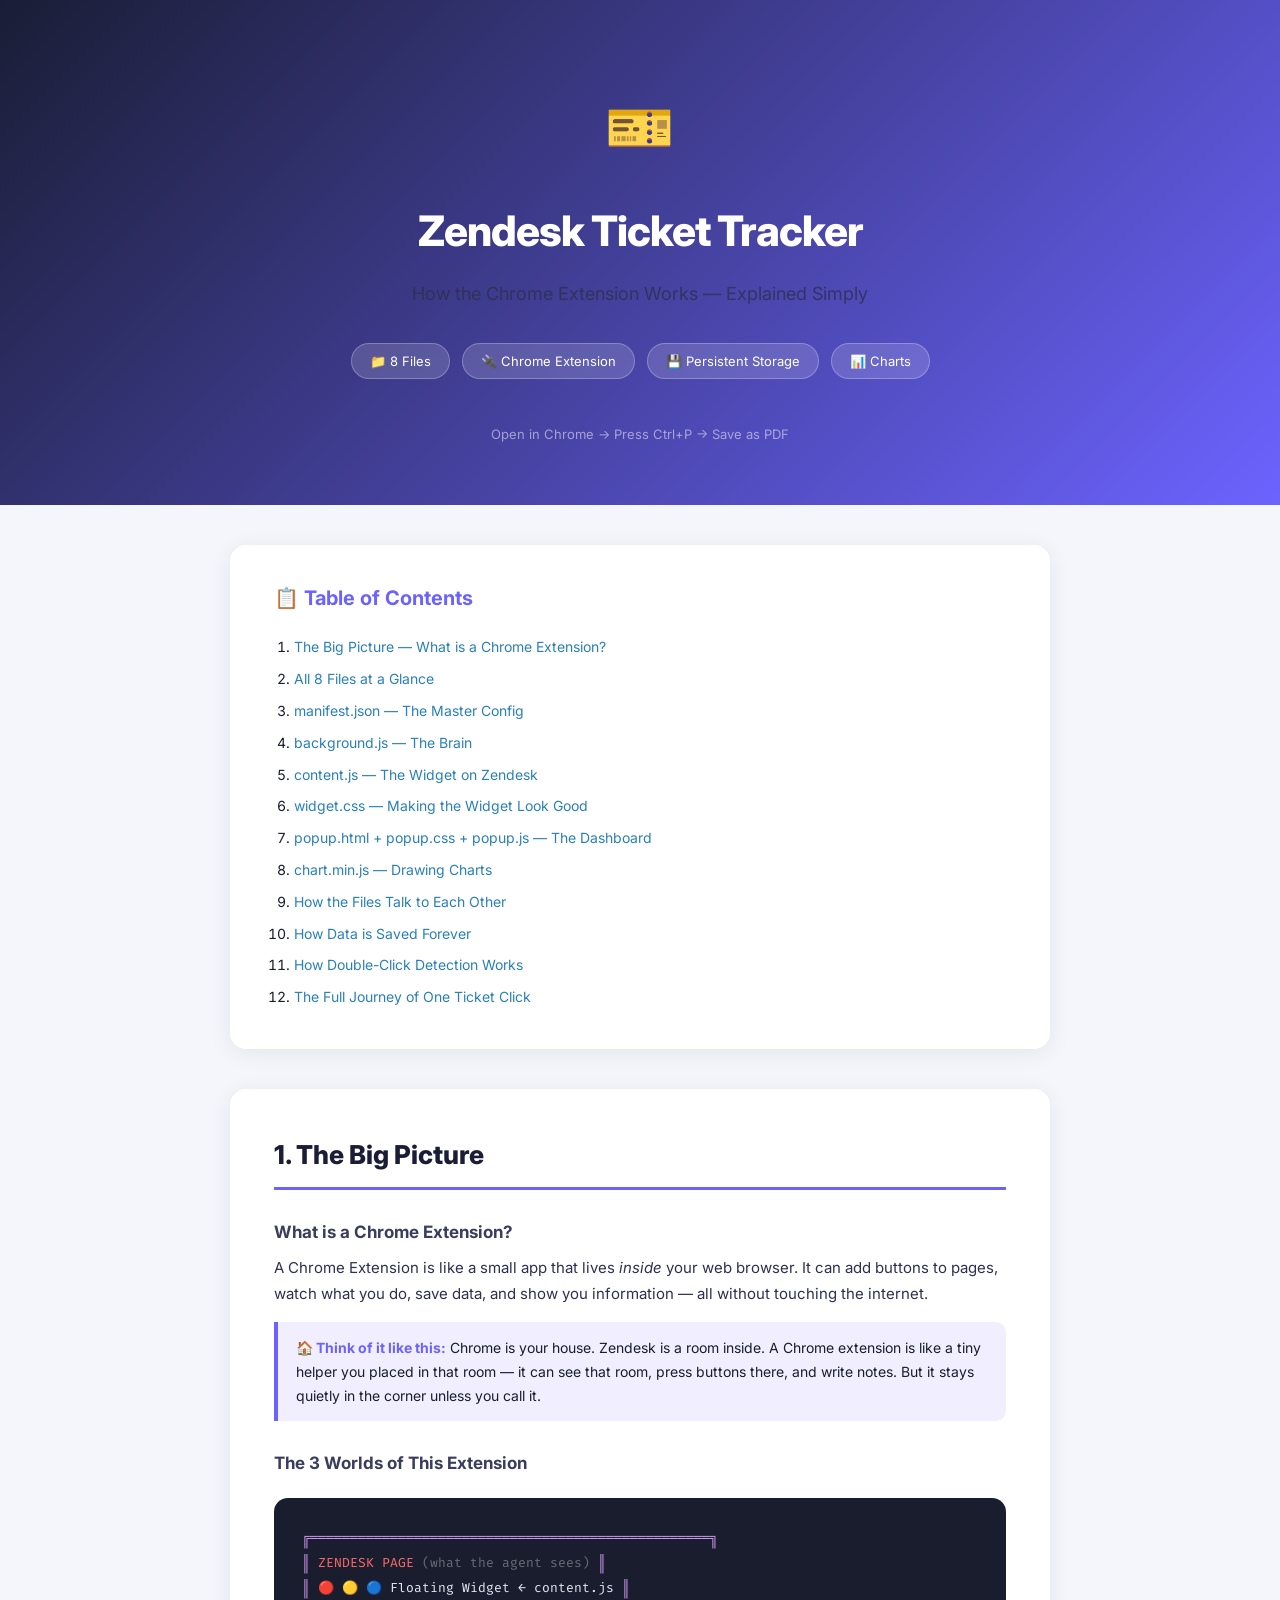
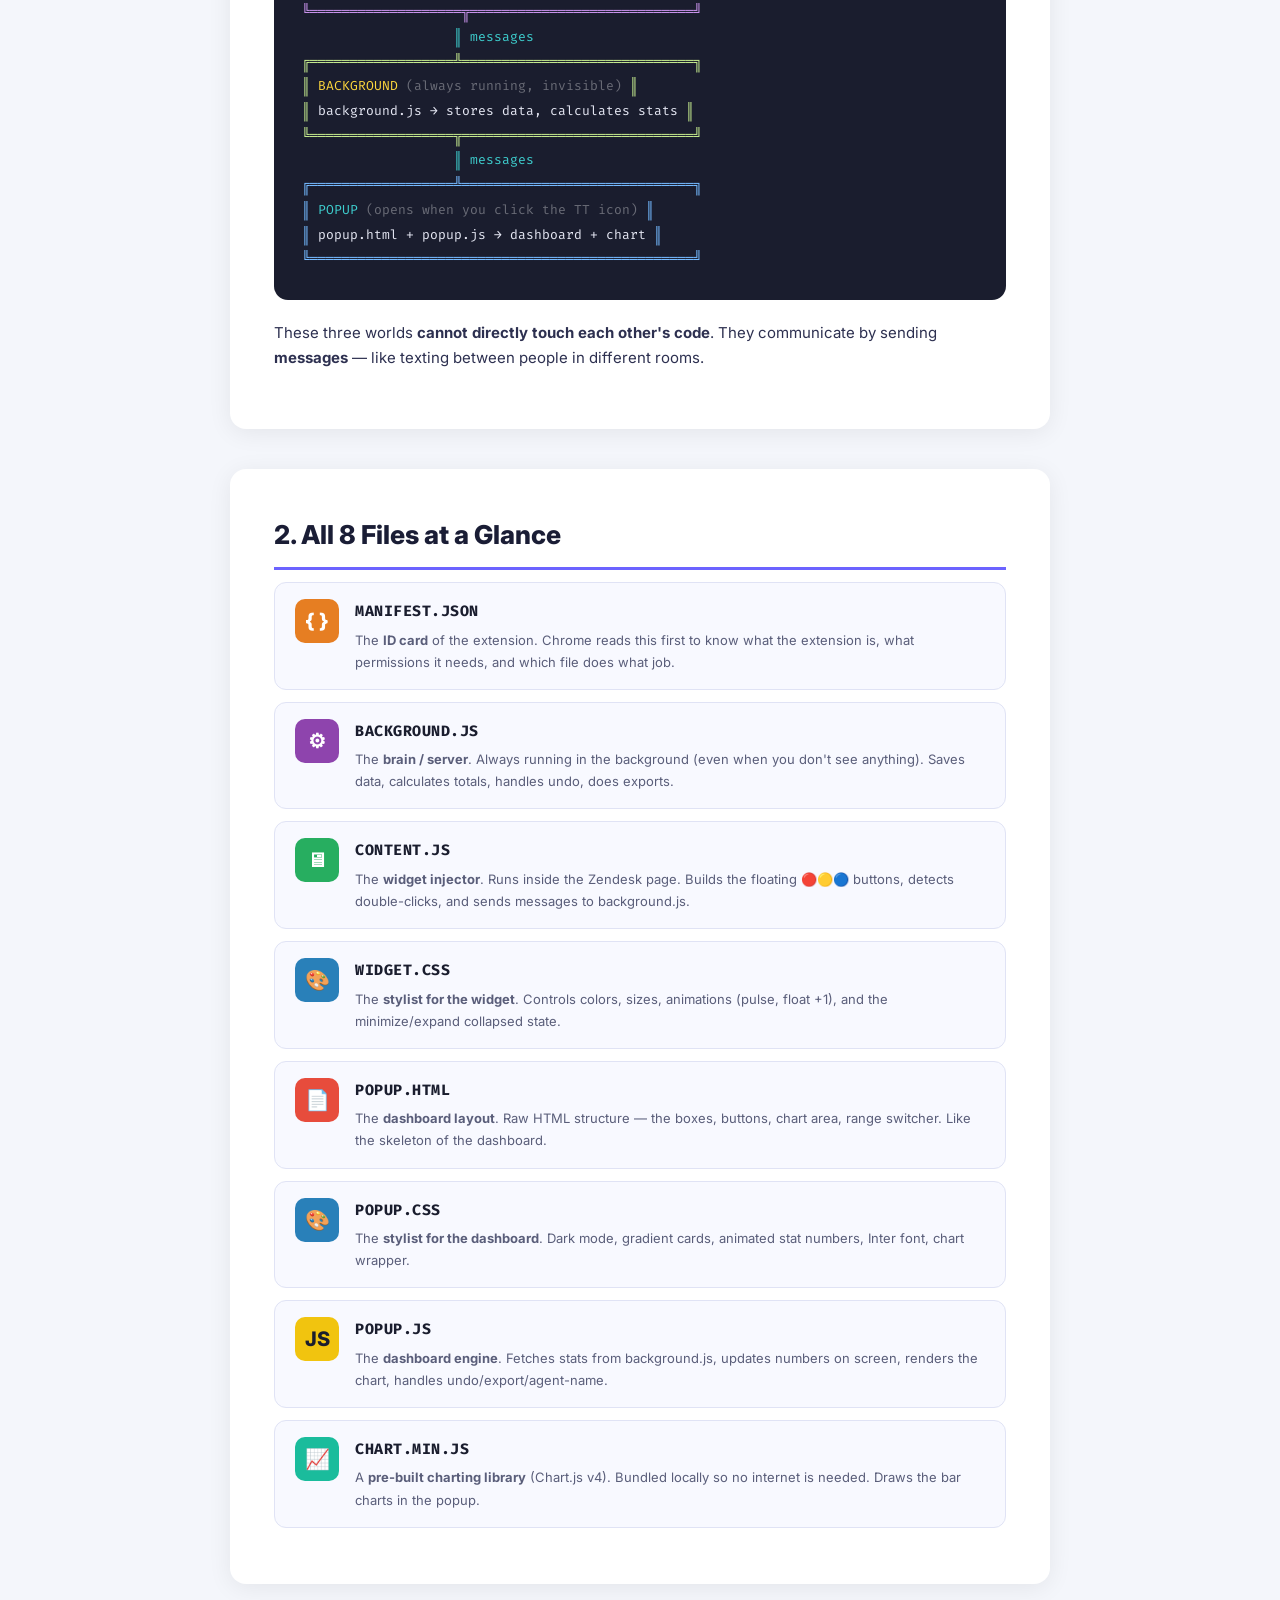
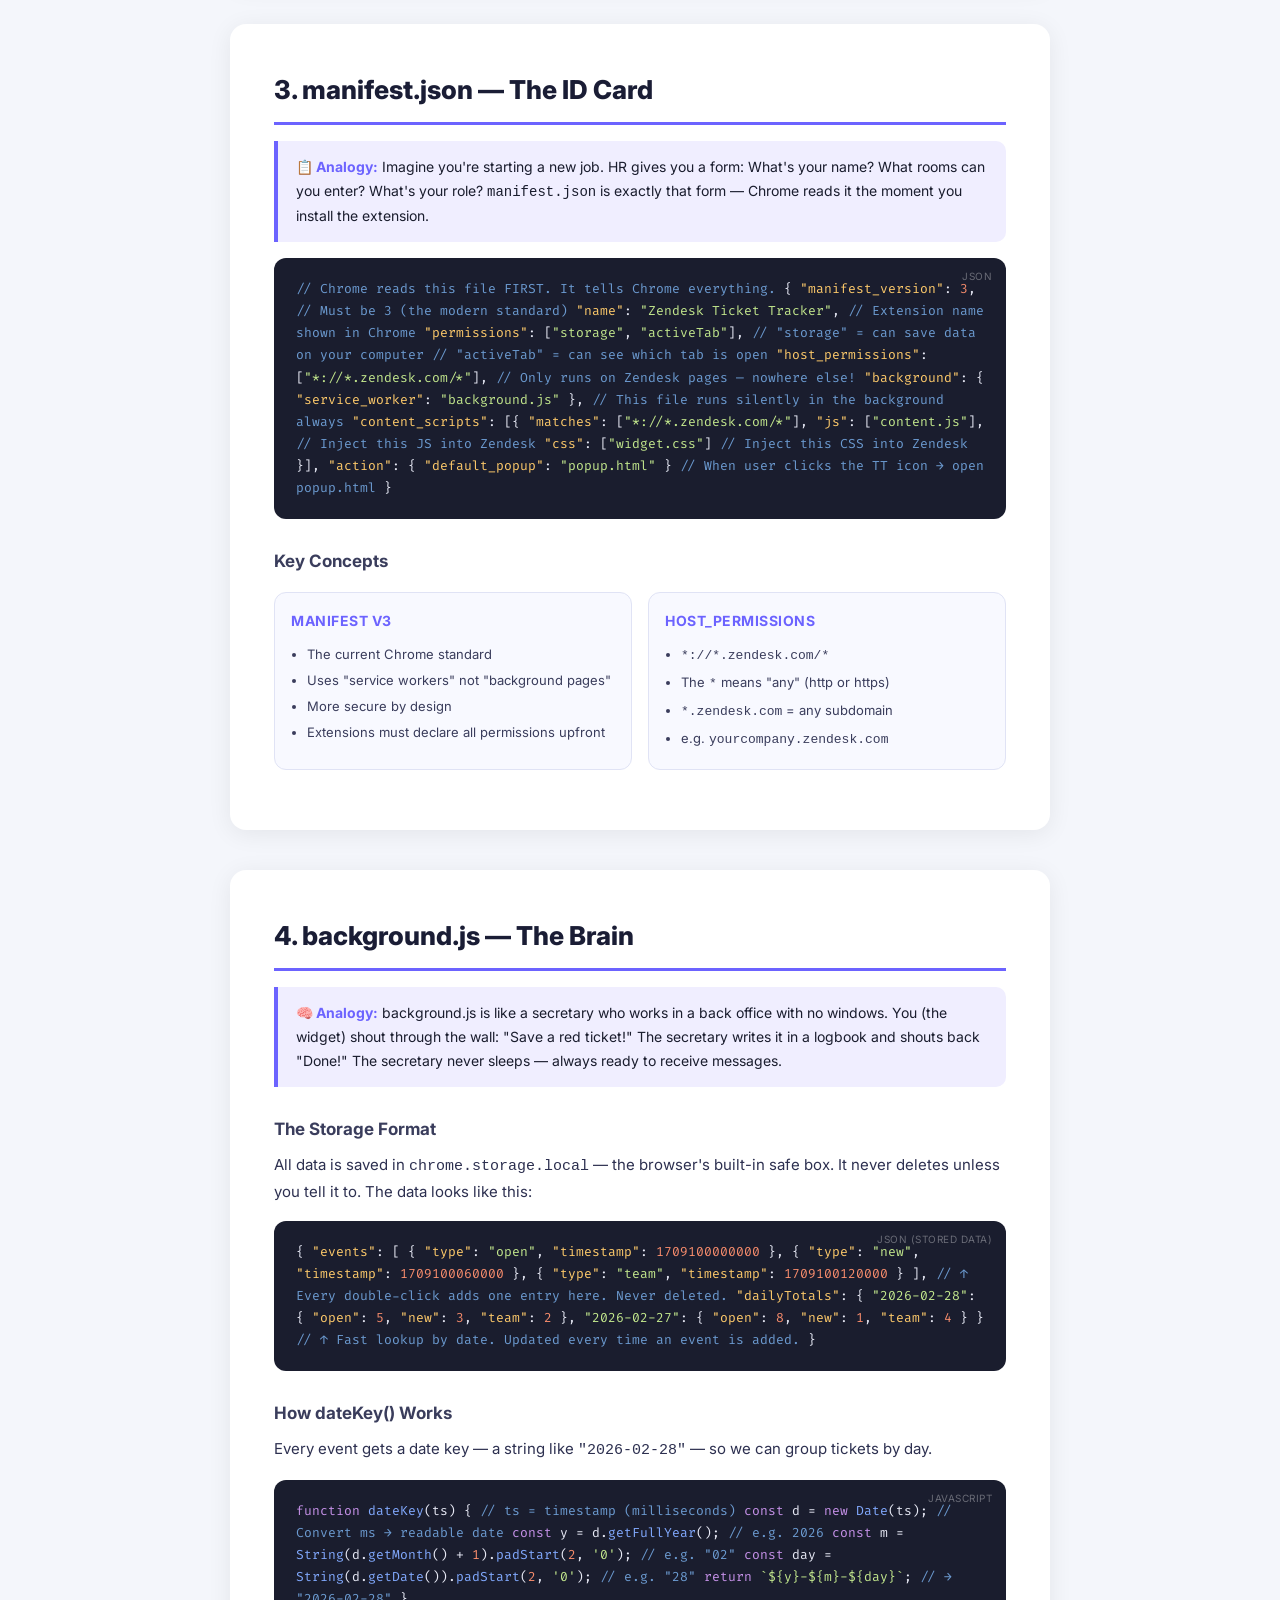
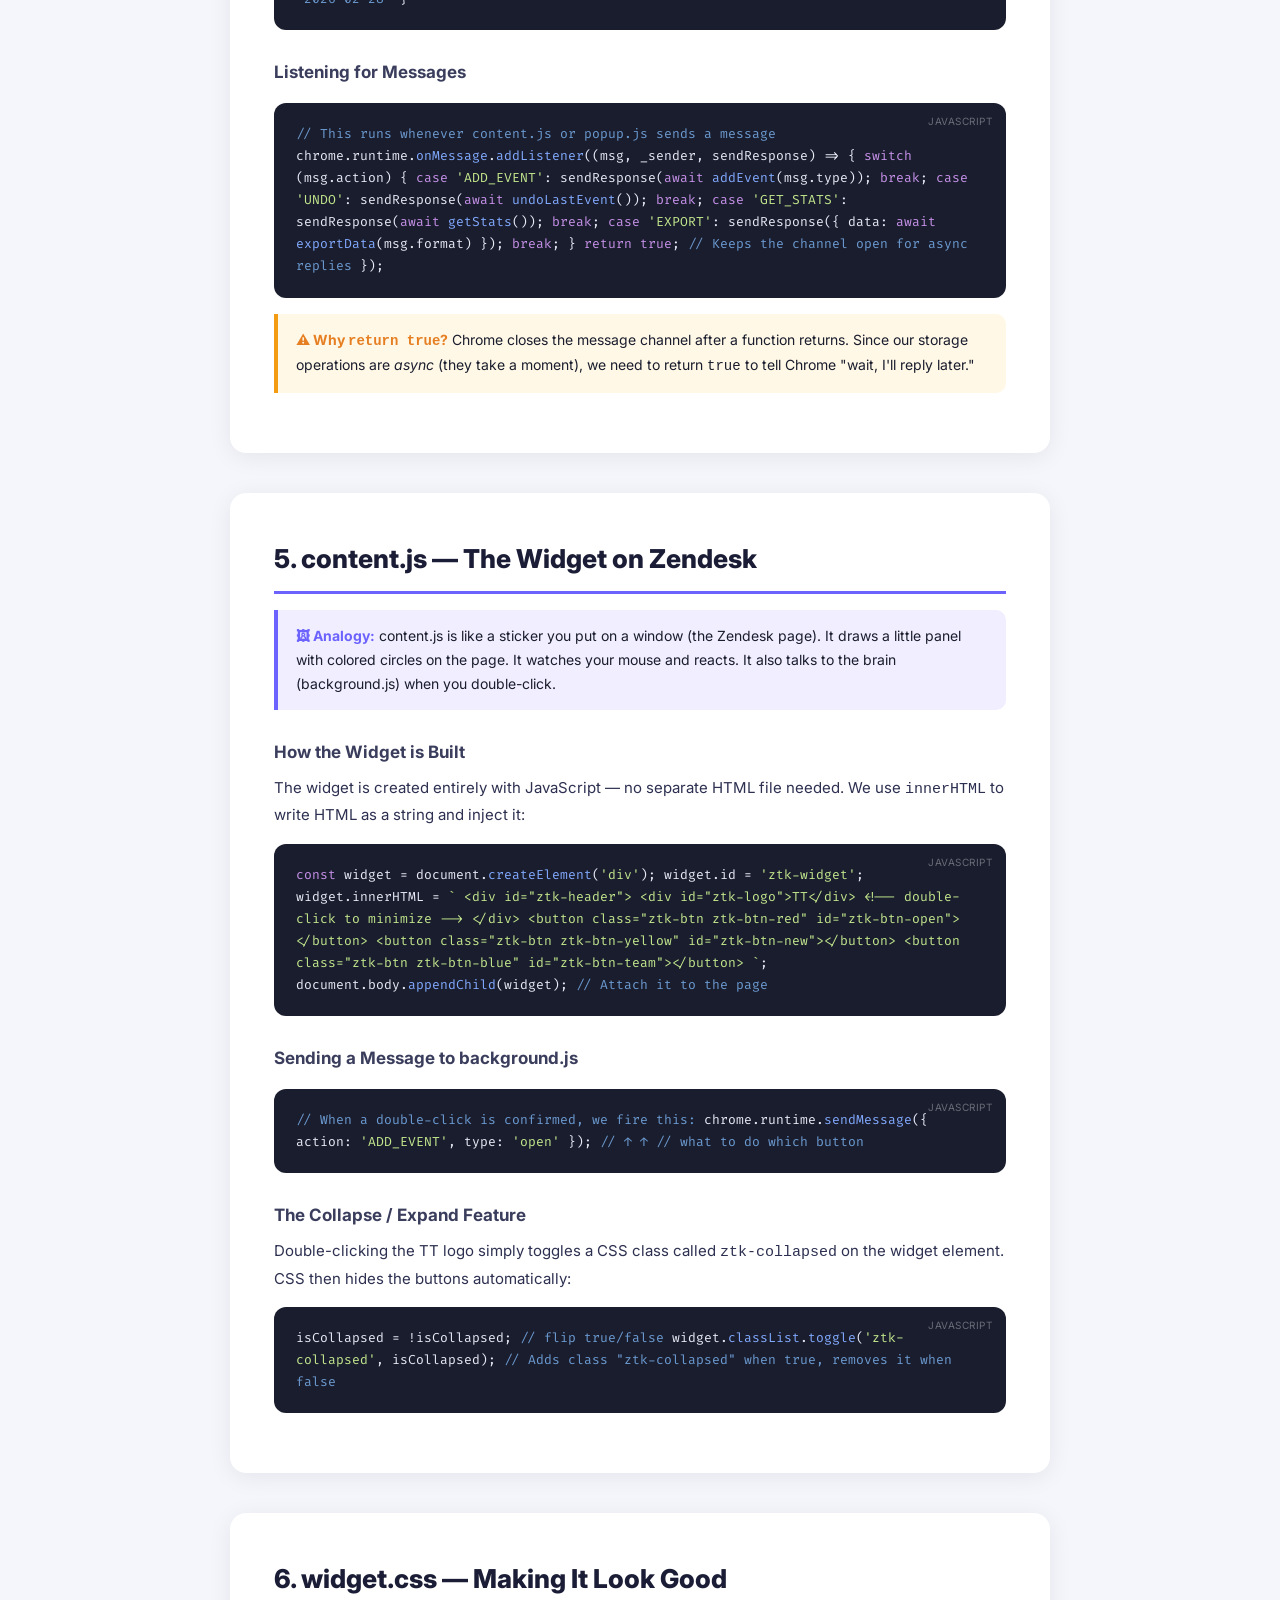
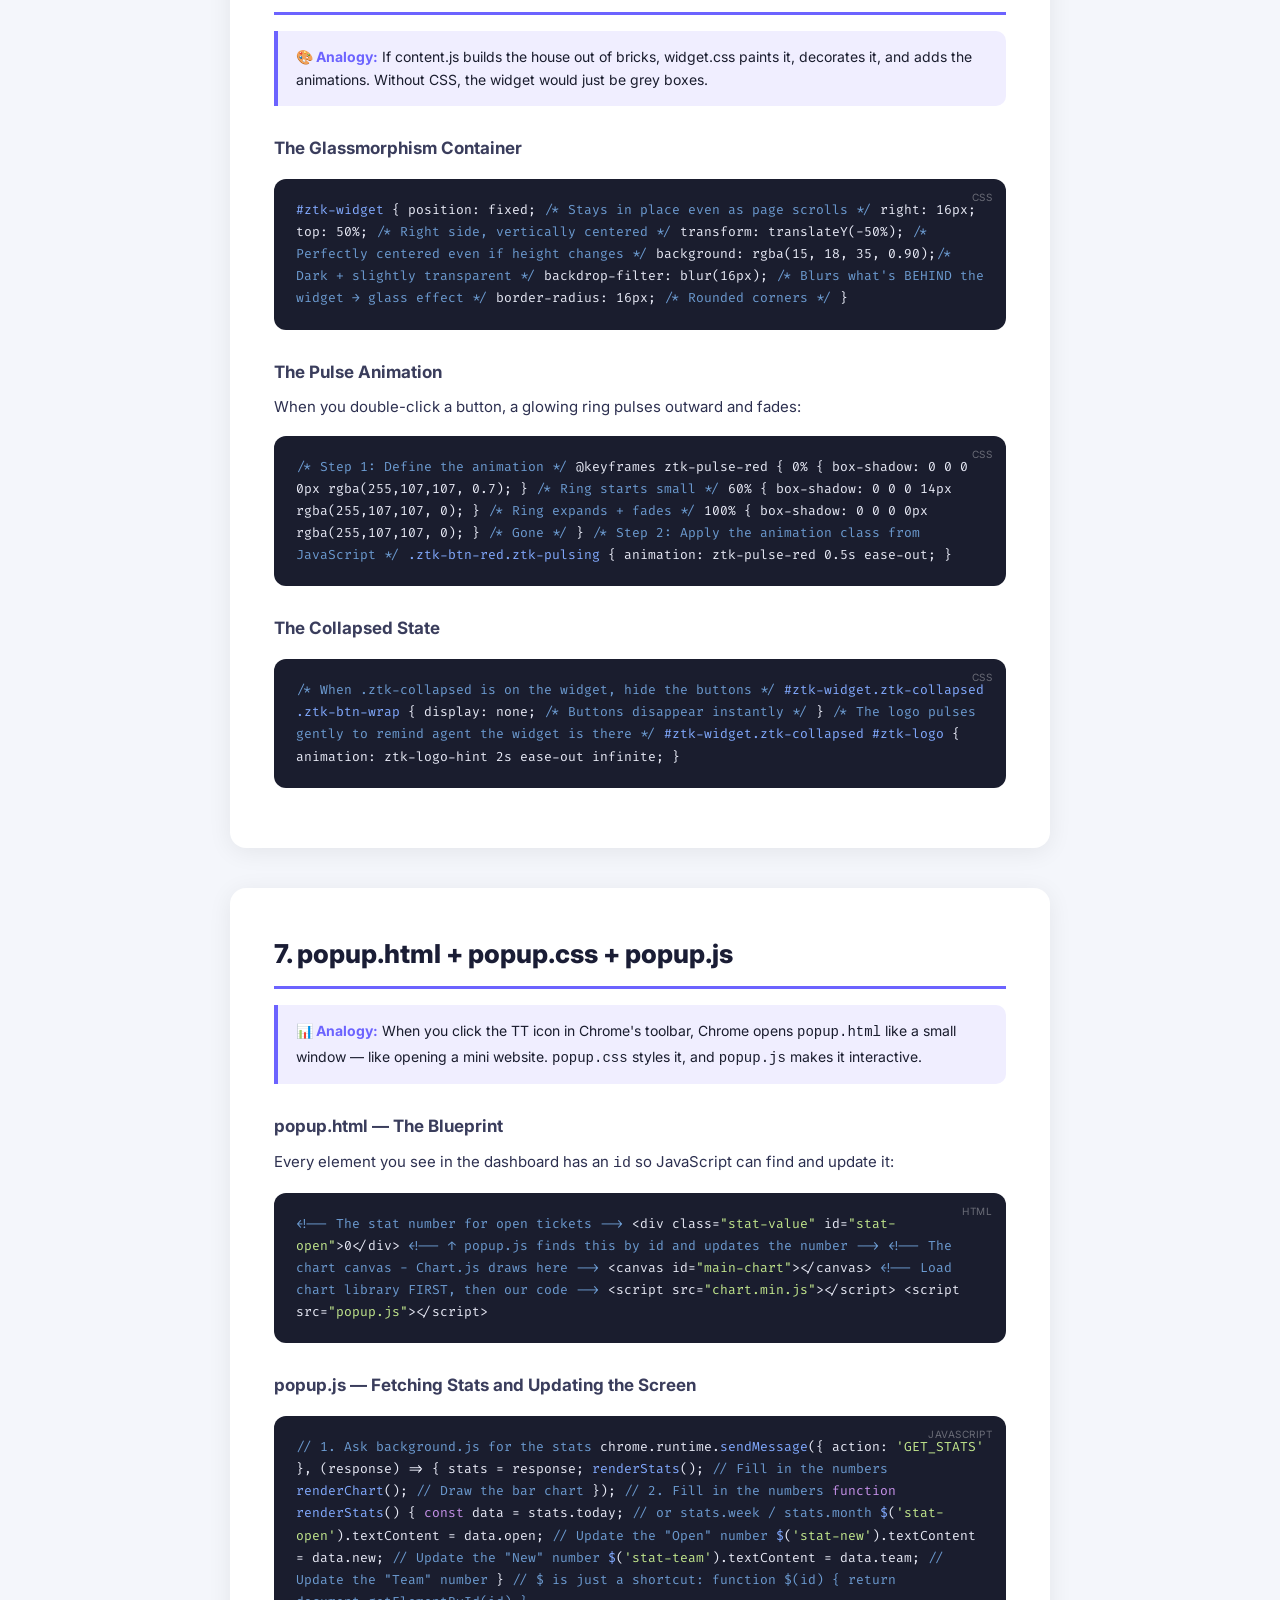
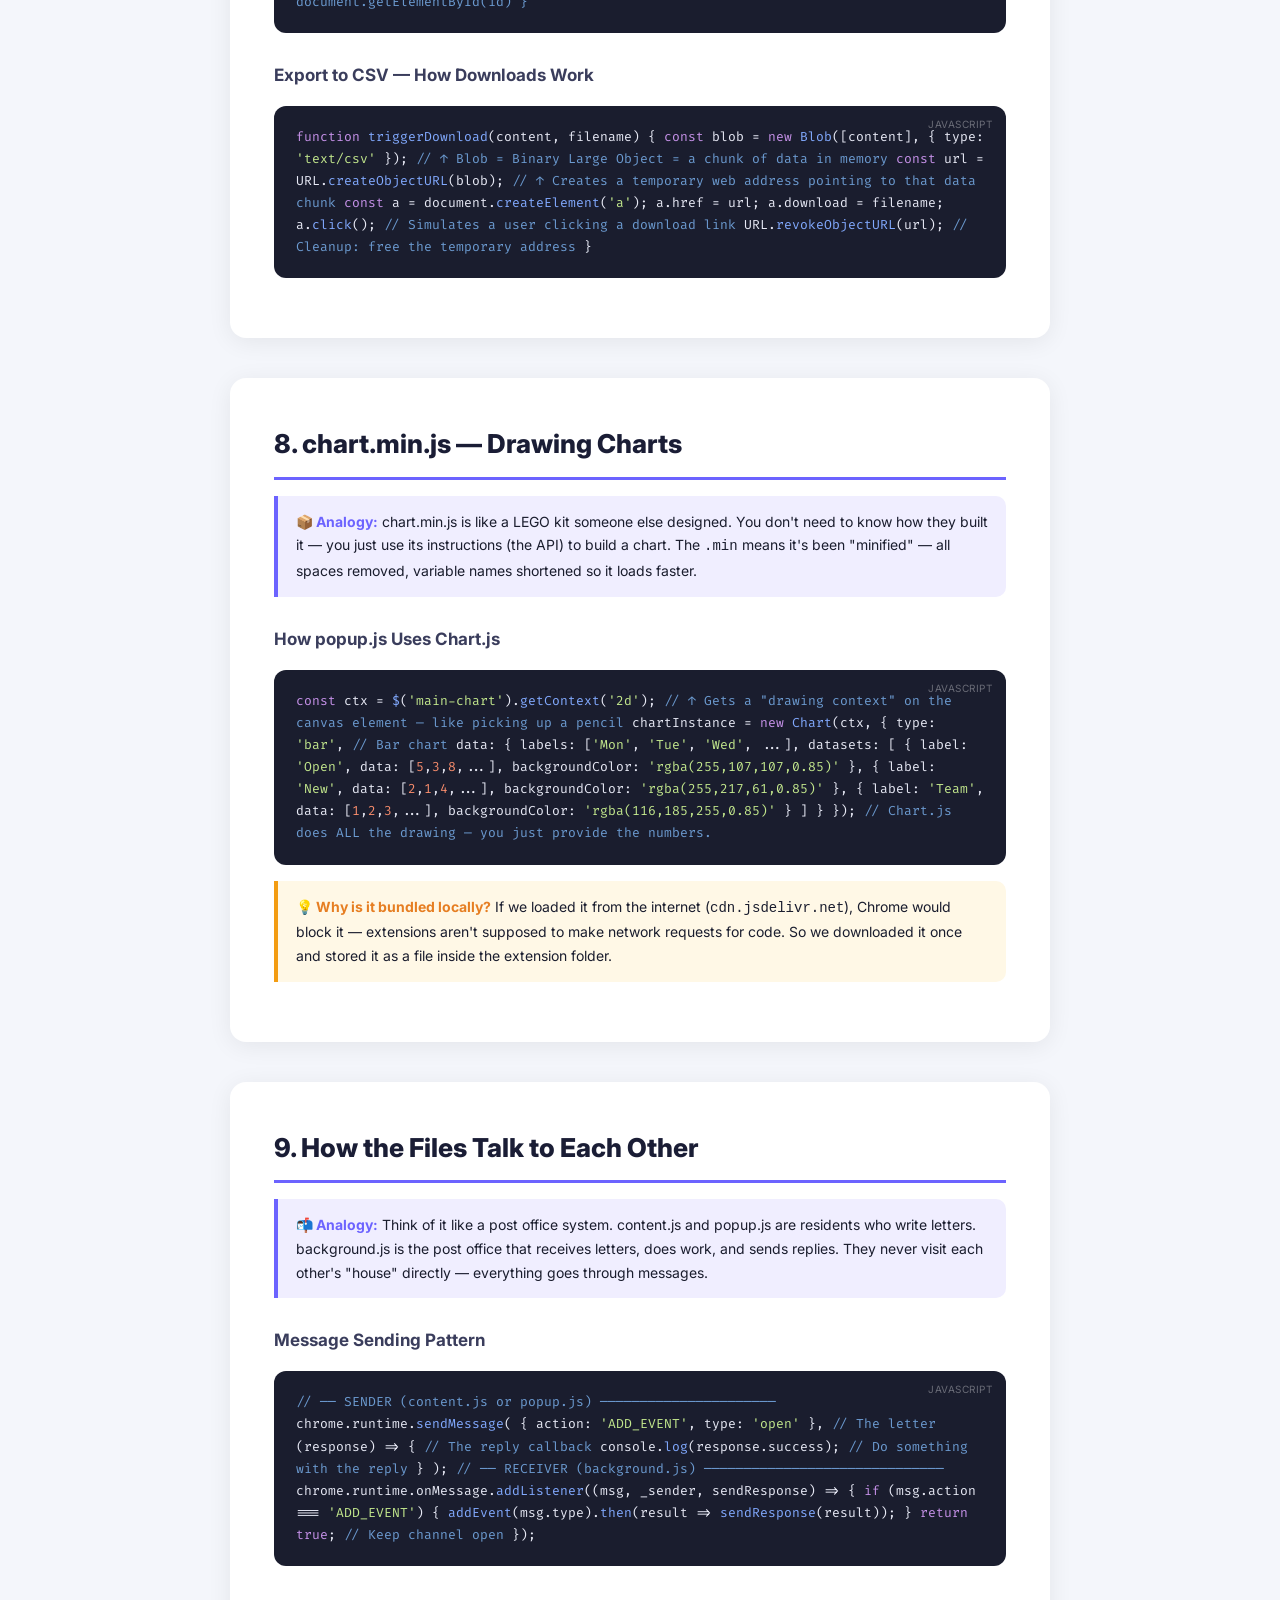
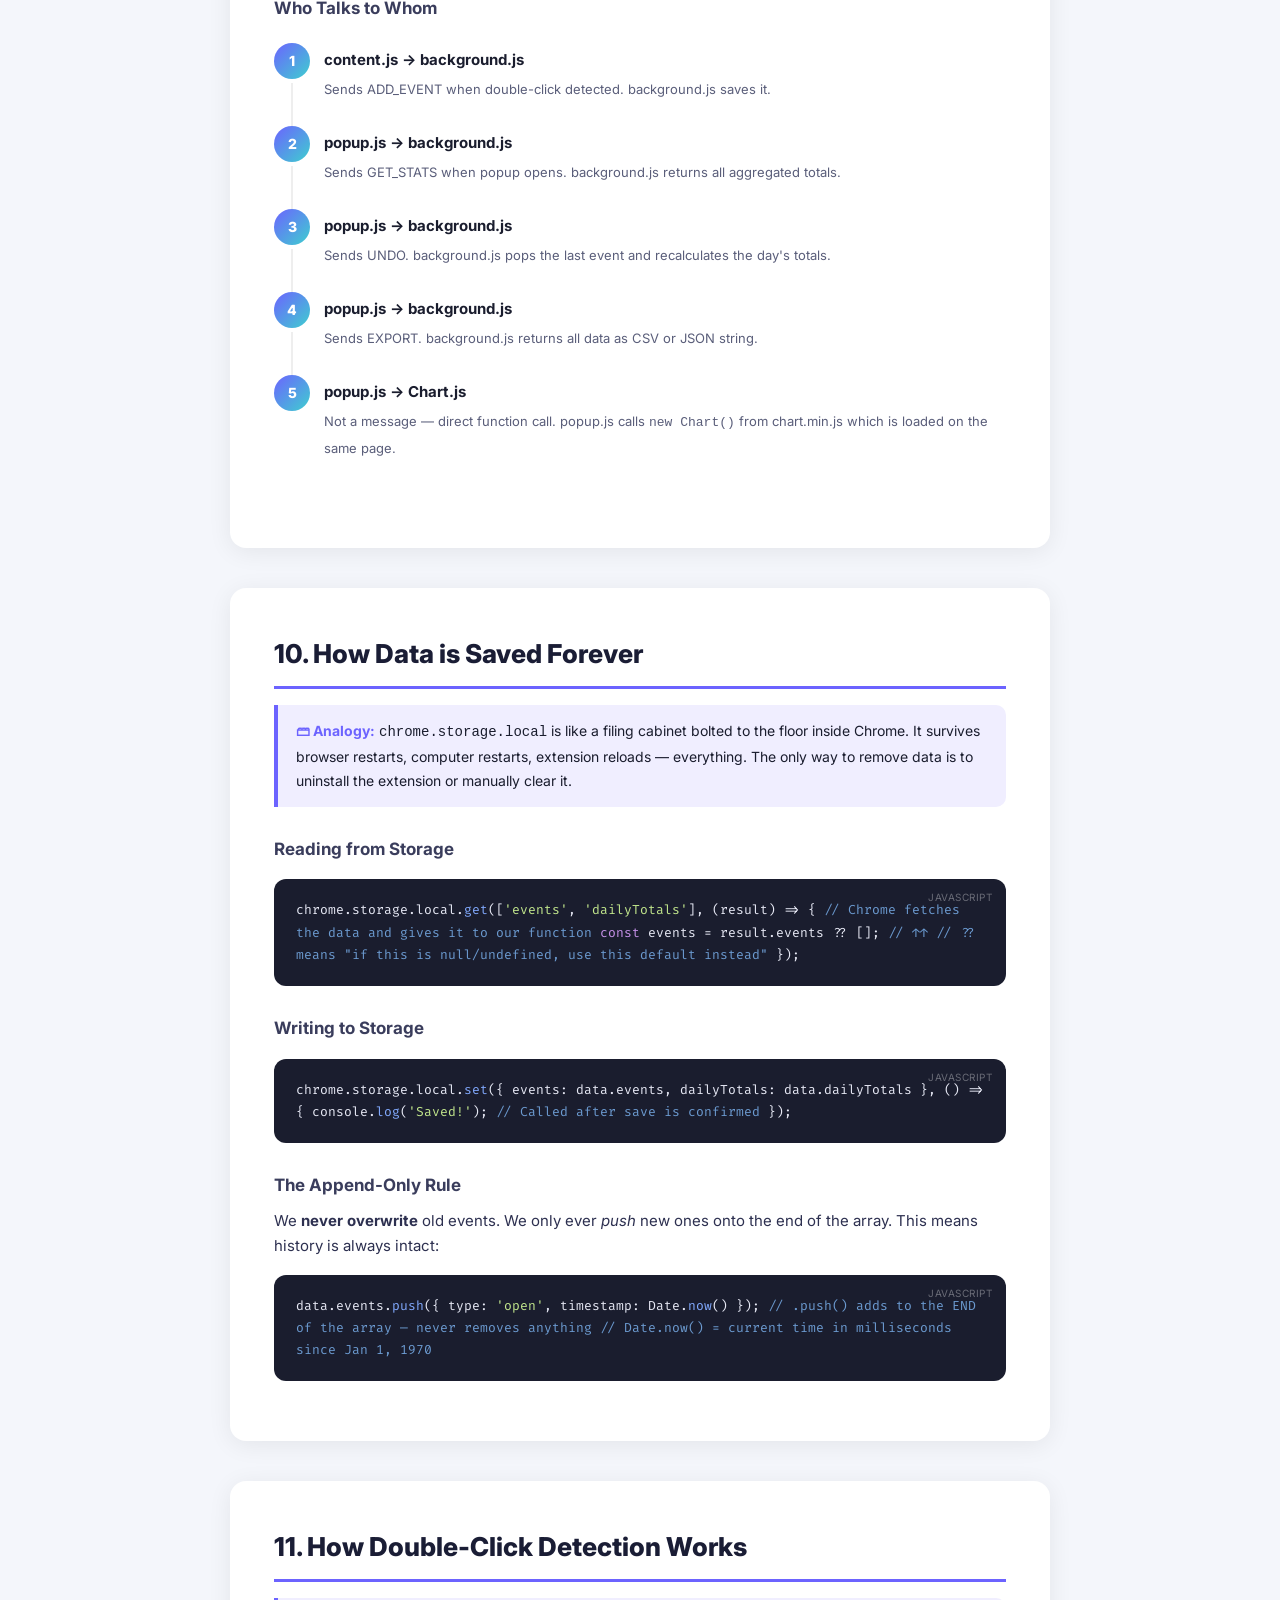
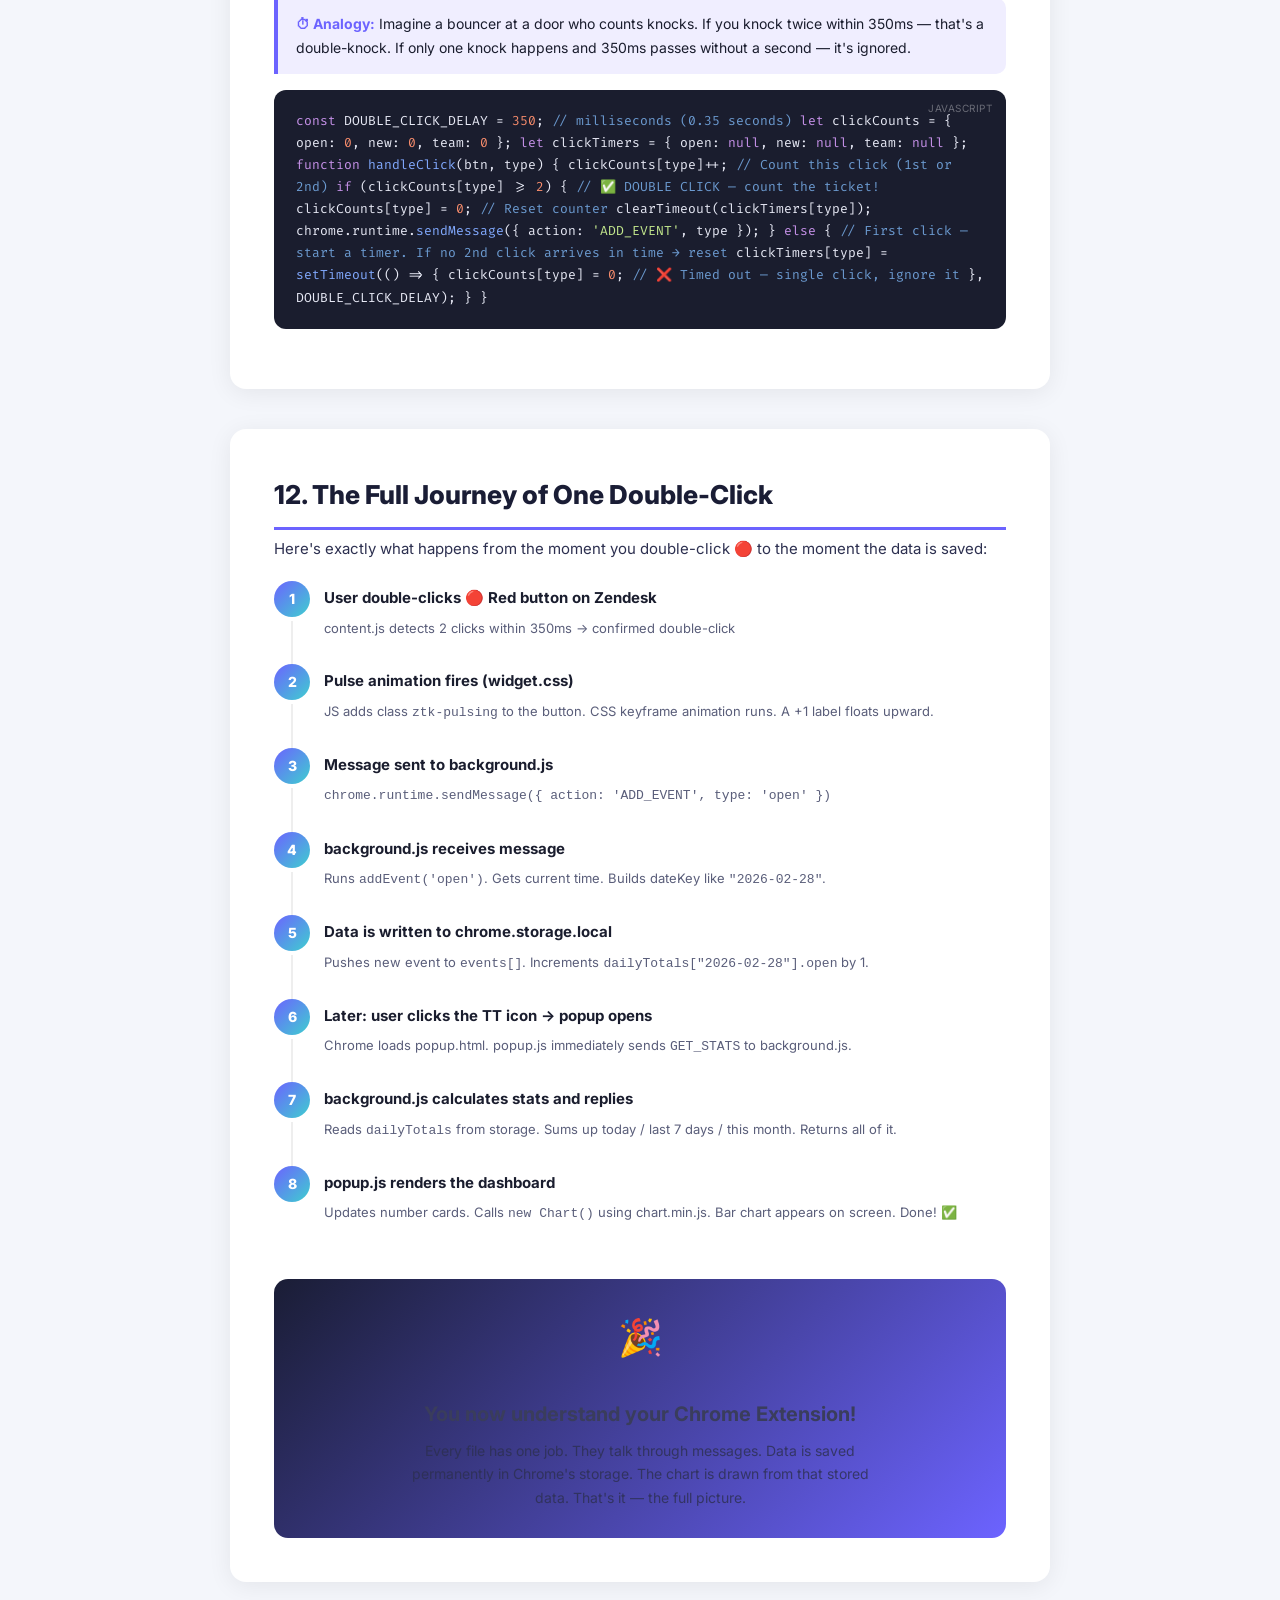
<file: extension-guide.html>
<!DOCTYPE html>
<html lang="en">

<head>
    <meta charset="UTF-8" />
    <title>Zendesk Ticket Tracker — How It All Works</title>
    <style>
        @import url('https://fonts.googleapis.com/css2?family=Inter:wght@400;600;700;800&family=Fira+Code:wght@400;600&display=swap');

        * {
            box-sizing: border-box;
            margin: 0;
            padding: 0
        }

        body {
            font-family: 'Inter', sans-serif;
            background: #f4f6fb;
            color: #1a1d2e;
            line-height: 1.7;
            font-size: 15px
        }

        .cover {
            background: linear-gradient(135deg, #1a1d35, #6c63ff);
            color: #fff;
            padding: 80px 60px 60px;
            text-align: center;
            page-break-after: always
        }

        .cover h1 {
            font-size: 42px;
            font-weight: 800;
            margin-bottom: 12px;
            letter-spacing: -1px
        }

        .cover p {
            font-size: 18px;
            opacity: .8;
            max-width: 520px;
            margin: 0 auto 30px
        }

        .cover .badge {
            display: inline-block;
            background: rgba(255, 255, 255, .15);
            border: 1px solid rgba(255, 255, 255, .25);
            border-radius: 30px;
            padding: 6px 18px;
            font-size: 13px;
            margin: 4px
        }

        .toc {
            background: #fff;
            max-width: 820px;
            margin: 40px auto;
            border-radius: 16px;
            padding: 36px 44px;
            box-shadow: 0 4px 24px rgba(0, 0, 0, .07)
        }

        .toc h2 {
            font-size: 20px;
            font-weight: 700;
            margin-bottom: 16px;
            color: #6c63ff
        }

        .toc ol {
            padding-left: 20px
        }

        .toc li {
            padding: 4px 0;
            font-size: 14px
        }

        .toc a {
            color: #2980b9;
            text-decoration: none
        }

        .toc a:hover {
            text-decoration: underline
        }

        .page {
            max-width: 820px;
            margin: 0 auto 40px;
            background: #fff;
            border-radius: 16px;
            padding: 44px;
            box-shadow: 0 4px 24px rgba(0, 0, 0, .07)
        }

        h2.section-title {
            font-size: 26px;
            font-weight: 800;
            color: #1a1d35;
            margin-bottom: 6px;
            padding-bottom: 10px;
            border-bottom: 3px solid #6c63ff
        }

        h3 {
            font-size: 17px;
            font-weight: 700;
            color: #3a3d5c;
            margin: 28px 0 8px
        }

        h4 {
            font-size: 14px;
            font-weight: 700;
            color: #6c63ff;
            margin: 20px 0 6px;
            text-transform: uppercase;
            letter-spacing: .5px
        }

        p {
            margin-bottom: 14px;
            color: #2d3050
        }

        .analogy {
            background: #f0eeff;
            border-left: 4px solid #6c63ff;
            border-radius: 0 10px 10px 0;
            padding: 14px 18px;
            margin: 16px 0;
            font-size: 14px
        }

        .analogy strong {
            color: #6c63ff
        }

        .note {
            background: #fff8e6;
            border-left: 4px solid #f39c12;
            border-radius: 0 10px 10px 0;
            padding: 14px 18px;
            margin: 16px 0;
            font-size: 14px
        }

        .note strong {
            color: #e67e22
        }

        .code-block {
            background: #1a1d2e;
            color: #e8eaf6;
            border-radius: 12px;
            padding: 20px 22px;
            margin: 16px 0;
            font-family: 'Fira Code', monospace;
            font-size: 13px;
            line-height: 1.7;
            overflow-x: auto;
            position: relative
        }

        .code-block .lang {
            position: absolute;
            top: 10px;
            right: 14px;
            font-size: 10px;
            color: rgba(255, 255, 255, .35);
            font-family: 'Inter', sans-serif;
            text-transform: uppercase;
            letter-spacing: .5px
        }

        .code-block .comment {
            color: #6c9bd1
        }

        .code-block .kw {
            color: #c792ea
        }

        .code-block .str {
            color: #c3e88d
        }

        .code-block .fn {
            color: #82aaff
        }

        .code-block .num {
            color: #f78c6c
        }

        .code-block .key {
            color: #ffcb6b
        }

        .file-card {
            display: flex;
            align-items: flex-start;
            gap: 16px;
            background: #f8f9ff;
            border: 1px solid #e0e3f5;
            border-radius: 12px;
            padding: 16px 20px;
            margin: 12px 0
        }

        .file-icon {
            width: 44px;
            height: 44px;
            border-radius: 10px;
            display: flex;
            align-items: center;
            justify-content: center;
            font-size: 20px;
            flex-shrink: 0;
            color: #fff;
            font-weight: 800
        }

        .file-icon.json {
            background: #e67e22
        }

        .file-icon.bg {
            background: #8e44ad
        }

        .file-icon.content {
            background: #27ae60
        }

        .file-icon.css {
            background: #2980b9
        }

        .file-icon.html {
            background: #e74c3c
        }

        .file-icon.js {
            background: #f1c40f;
            color: #1a1d2e
        }

        .file-icon.chart {
            background: #1abc9c
        }

        .file-icon.icon {
            background: #34495e
        }

        .file-info h4 {
            margin: 0 0 4px;
            font-size: 15px;
            color: #1a1d2e;
            font-family: 'Fira Code', monospace
        }

        .file-info p {
            margin: 0;
            font-size: 13px;
            color: #5a5e7a
        }

        .flow {
            display: flex;
            flex-direction: column;
            gap: 0;
            margin: 20px 0
        }

        .flow-step {
            display: flex;
            align-items: flex-start;
            gap: 14px;
            position: relative
        }

        .flow-step::before {
            content: '';
            position: absolute;
            left: 17px;
            top: 40px;
            width: 2px;
            height: calc(100% - 10px);
            background: #eee
        }

        .flow-step:last-child::before {
            display: none
        }

        .flow-num {
            width: 36px;
            height: 36px;
            border-radius: 50%;
            background: linear-gradient(135deg, #6c63ff, #3ecfcf);
            color: #fff;
            display: flex;
            align-items: center;
            justify-content: center;
            font-weight: 800;
            font-size: 14px;
            flex-shrink: 0;
            z-index: 1
        }

        .flow-body {
            padding: 4px 0 24px
        }

        .flow-body strong {
            display: block;
            font-size: 15px;
            margin-bottom: 4px
        }

        .flow-body span {
            font-size: 13px;
            color: #5a5e7a
        }

        .arch-diagram {
            background: #1a1d2e;
            border-radius: 14px;
            padding: 28px;
            margin: 20px 0;
            font-family: 'Fira Code', monospace;
            font-size: 13px;
            color: #e8eaf6;
            line-height: 1.9
        }

        .arch-diagram .box {
            display: inline-block;
            border: 1px solid rgba(255, 255, 255, .2);
            border-radius: 6px;
            padding: 4px 12px
        }

        .arch-diagram .red {
            color: #ff6b6b
        }

        .arch-diagram .yellow {
            color: #ffd93d
        }

        .arch-diagram .blue {
            color: #74b9ff
        }

        .arch-diagram .purple {
            color: #c792ea
        }

        .arch-diagram .green {
            color: #c3e88d
        }

        .arch-diagram .teal {
            color: #3ecfcf
        }

        .arch-diagram .dim {
            color: rgba(255, 255, 255, .35)
        }

        .two-col {
            display: grid;
            grid-template-columns: 1fr 1fr;
            gap: 16px;
            margin: 16px 0
        }

        .col-card {
            background: #f8f9ff;
            border: 1px solid #e0e3f5;
            border-radius: 12px;
            padding: 16px
        }

        .col-card h4 {
            margin: 0 0 8px;
            color: #6c63ff
        }

        .col-card ul {
            padding-left: 16px;
            font-size: 13px;
            color: #3a3d5c
        }

        .col-card li {
            padding: 2px 0
        }

        @media print {
            body {
                background: #fff
            }

            .cover {
                page-break-after: always
            }

            .page {
                box-shadow: none;
                page-break-inside: avoid;
                margin-bottom: 0;
                border-radius: 0;
                border-top: 1px solid #eee
            }

            .toc {
                box-shadow: none
            }
        }
    </style>
</head>

<body>

    <!-- ═══════════════════════════════════════════ COVER ═══ -->
    <div class="cover">
        <div style="font-size:56px;margin-bottom:20px">🎫</div>
        <h1>Zendesk Ticket Tracker</h1>
        <p>How the Chrome Extension Works — Explained Simply</p>
        <div>
            <span class="badge">📁 8 Files</span>
            <span class="badge">🔌 Chrome Extension</span>
            <span class="badge">💾 Persistent Storage</span>
            <span class="badge">📊 Charts</span>
        </div>
        <div style="margin-top:40px;opacity:.5;font-size:13px">Open in Chrome → Press Ctrl+P → Save as PDF</div>
    </div>

    <!-- ═══════════════════════════════════════════ TOC ═══ -->
    <div class="toc">
        <h2>📋 Table of Contents</h2>
        <ol>
            <li><a href="#big-picture">The Big Picture — What is a Chrome Extension?</a></li>
            <li><a href="#all-files">All 8 Files at a Glance</a></li>
            <li><a href="#manifest">manifest.json — The Master Config</a></li>
            <li><a href="#background">background.js — The Brain</a></li>
            <li><a href="#content">content.js — The Widget on Zendesk</a></li>
            <li><a href="#widget-css">widget.css — Making the Widget Look Good</a></li>
            <li><a href="#popup">popup.html + popup.css + popup.js — The Dashboard</a></li>
            <li><a href="#chart">chart.min.js — Drawing Charts</a></li>
            <li><a href="#how-talk">How the Files Talk to Each Other</a></li>
            <li><a href="#storage">How Data is Saved Forever</a></li>
            <li><a href="#double-click">How Double-Click Detection Works</a></li>
            <li><a href="#flow">The Full Journey of One Ticket Click</a></li>
        </ol>
    </div>

    <!-- ═══════════════════════════════════════════ 1. BIG PICTURE ═══ -->
    <div class="page" id="big-picture">
        <h2 class="section-title">1. The Big Picture</h2>
        <h3>What is a Chrome Extension?</h3>
        <p>A Chrome Extension is like a small app that lives <em>inside</em> your web browser. It can add buttons to
            pages, watch what you do, save data, and show you information — all without touching the internet.</p>

        <div class="analogy">
            <strong>🏠 Think of it like this:</strong> Chrome is your house. Zendesk is a room inside. A Chrome
            extension is like a tiny helper you placed in that room — it can see that room, press buttons there, and
            write notes. But it stays quietly in the corner unless you call it.
        </div>

        <h3>The 3 Worlds of This Extension</h3>
        <div class="arch-diagram">
            <span class="purple">╔══════════════════════════════════════════════════╗</span><br />
            <span class="purple">║</span> <span class="red">ZENDESK PAGE</span> <span class="dim">(what the agent
                sees)</span> <span class="purple">║</span><br />
            <span class="purple">║</span> 🔴 🟡 🔵 Floating Widget ← content.js <span class="purple">║</span><br />
            <span class="purple">╚═══════════════════╦════════════════════════════╝</span><br />
            &nbsp;&nbsp;&nbsp;&nbsp;&nbsp;&nbsp;&nbsp;&nbsp;&nbsp;&nbsp;&nbsp;&nbsp;&nbsp;&nbsp;&nbsp;&nbsp;&nbsp;&nbsp;&nbsp;<span
                class="teal">║ messages</span><br />
            <span class="green">╔══════════════════╩═════════════════════════════╗</span><br />
            <span class="green">║</span> <span class="yellow">BACKGROUND</span> <span class="dim">(always running,
                invisible)</span> <span class="green">║</span><br />
            <span class="green">║</span> background.js → stores data, calculates stats <span
                class="green">║</span><br />
            <span class="green">╚══════════════════╦═════════════════════════════╝</span><br />
            &nbsp;&nbsp;&nbsp;&nbsp;&nbsp;&nbsp;&nbsp;&nbsp;&nbsp;&nbsp;&nbsp;&nbsp;&nbsp;&nbsp;&nbsp;&nbsp;&nbsp;&nbsp;&nbsp;<span
                class="teal">║ messages</span><br />
            <span class="blue">╔══════════════════╩═════════════════════════════╗</span><br />
            <span class="blue">║</span> <span class="teal">POPUP</span> <span class="dim">(opens when you click the TT
                icon)</span> <span class="blue">║</span><br />
            <span class="blue">║</span> popup.html + popup.js → dashboard + chart <span class="blue">║</span><br />
            <span class="blue">╚════════════════════════════════════════════════╝</span>
        </div>
        <p>These three worlds <strong>cannot directly touch each other's code</strong>. They communicate by sending
            <strong>messages</strong> — like texting between people in different rooms.</p>
    </div>

    <!-- ═══════════════════════════════════════════ 2. ALL FILES ═══ -->
    <div class="page" id="all-files">
        <h2 class="section-title">2. All 8 Files at a Glance</h2>

        <div class="file-card">
            <div class="file-icon json">{ }</div>
            <div class="file-info">
                <h4>manifest.json</h4>
                <p>The <strong>ID card</strong> of the extension. Chrome reads this first to know what the extension is,
                    what permissions it needs, and which file does what job.</p>
            </div>
        </div>

        <div class="file-card">
            <div class="file-icon bg">⚙</div>
            <div class="file-info">
                <h4>background.js</h4>
                <p>The <strong>brain / server</strong>. Always running in the background (even when you don't see
                    anything). Saves data, calculates totals, handles undo, does exports.</p>
            </div>
        </div>

        <div class="file-card">
            <div class="file-icon content">🖥</div>
            <div class="file-info">
                <h4>content.js</h4>
                <p>The <strong>widget injector</strong>. Runs inside the Zendesk page. Builds the floating 🔴🟡🔵
                    buttons, detects double-clicks, and sends messages to background.js.</p>
            </div>
        </div>

        <div class="file-card">
            <div class="file-icon css">🎨</div>
            <div class="file-info">
                <h4>widget.css</h4>
                <p>The <strong>stylist for the widget</strong>. Controls colors, sizes, animations (pulse, float +1),
                    and the minimize/expand collapsed state.</p>
            </div>
        </div>

        <div class="file-card">
            <div class="file-icon html">📄</div>
            <div class="file-info">
                <h4>popup.html</h4>
                <p>The <strong>dashboard layout</strong>. Raw HTML structure — the boxes, buttons, chart area, range
                    switcher. Like the skeleton of the dashboard.</p>
            </div>
        </div>

        <div class="file-card">
            <div class="file-icon css">🎨</div>
            <div class="file-info">
                <h4>popup.css</h4>
                <p>The <strong>stylist for the dashboard</strong>. Dark mode, gradient cards, animated stat numbers,
                    Inter font, chart wrapper.</p>
            </div>
        </div>

        <div class="file-card">
            <div class="file-icon js">JS</div>
            <div class="file-info">
                <h4>popup.js</h4>
                <p>The <strong>dashboard engine</strong>. Fetches stats from background.js, updates numbers on screen,
                    renders the chart, handles undo/export/agent-name.</p>
            </div>
        </div>

        <div class="file-card">
            <div class="file-icon chart">📈</div>
            <div class="file-info">
                <h4>chart.min.js</h4>
                <p>A <strong>pre-built charting library</strong> (Chart.js v4). Bundled locally so no internet is
                    needed. Draws the bar charts in the popup.</p>
            </div>
        </div>
    </div>

    <!-- ═══════════════════════════════════════════ 3. MANIFEST ═══ -->
    <div class="page" id="manifest">
        <h2 class="section-title">3. manifest.json — The ID Card</h2>

        <div class="analogy">
            <strong>📋 Analogy:</strong> Imagine you're starting a new job. HR gives you a form: What's your name? What
            rooms can you enter? What's your role? <code>manifest.json</code> is exactly that form — Chrome reads it the
            moment you install the extension.
        </div>

        <div class="code-block">
            <div class="lang">JSON</div>
            <span class="comment">// Chrome reads this file FIRST. It tells Chrome everything.</span>
            {
            <span class="key">"manifest_version"</span>: <span class="num">3</span>, <span class="comment">// Must be 3
                (the modern standard)</span>
            <span class="key">"name"</span>: <span class="str">"Zendesk Ticket Tracker"</span>, <span class="comment">//
                Extension name shown in Chrome</span>

            <span class="key">"permissions"</span>: [<span class="str">"storage"</span>, <span
                class="str">"activeTab"</span>],
            <span class="comment">// "storage" = can save data on your computer</span>
            <span class="comment">// "activeTab" = can see which tab is open</span>

            <span class="key">"host_permissions"</span>: [<span class="str">"*://*.zendesk.com/*"</span>],
            <span class="comment">// Only runs on Zendesk pages — nowhere else!</span>

            <span class="key">"background"</span>: { <span class="key">"service_worker"</span>: <span
                class="str">"background.js"</span> },
            <span class="comment">// This file runs silently in the background always</span>

            <span class="key">"content_scripts"</span>: [{
            <span class="key">"matches"</span>: [<span class="str">"*://*.zendesk.com/*"</span>],
            <span class="key">"js"</span>: [<span class="str">"content.js"</span>], <span class="comment">// Inject this
                JS into Zendesk</span>
            <span class="key">"css"</span>: [<span class="str">"widget.css"</span>] <span class="comment">// Inject this
                CSS into Zendesk</span>
            }],

            <span class="key">"action"</span>: { <span class="key">"default_popup"</span>: <span
                class="str">"popup.html"</span> }
            <span class="comment">// When user clicks the TT icon → open popup.html</span>
            }
        </div>

        <h3>Key Concepts</h3>
        <div class="two-col">
            <div class="col-card">
                <h4>Manifest V3</h4>
                <ul>
                    <li>The current Chrome standard</li>
                    <li>Uses "service workers" not "background pages"</li>
                    <li>More secure by design</li>
                    <li>Extensions must declare all permissions upfront</li>
                </ul>
            </div>
            <div class="col-card">
                <h4>host_permissions</h4>
                <ul>
                    <li><code>*://*.zendesk.com/*</code></li>
                    <li>The <code>*</code> means "any" (http or https)</li>
                    <li><code>*.zendesk.com</code> = any subdomain</li>
                    <li>e.g. <code>yourcompany.zendesk.com</code></li>
                </ul>
            </div>
        </div>
    </div>

    <!-- ═══════════════════════════════════════════ 4. BACKGROUND ═══ -->
    <div class="page" id="background">
        <h2 class="section-title">4. background.js — The Brain</h2>

        <div class="analogy">
            <strong>🧠 Analogy:</strong> background.js is like a secretary who works in a back office with no windows.
            You (the widget) shout through the wall: "Save a red ticket!" The secretary writes it in a logbook and
            shouts back "Done!" The secretary never sleeps — always ready to receive messages.
        </div>

        <h3>The Storage Format</h3>
        <p>All data is saved in <code>chrome.storage.local</code> — the browser's built-in safe box. It never deletes
            unless you tell it to. The data looks like this:</p>

        <div class="code-block">
            <div class="lang">JSON (stored data)</div>
            {
            <span class="key">"events"</span>: [
            { <span class="key">"type"</span>: <span class="str">"open"</span>, <span class="key">"timestamp"</span>:
            <span class="num">1709100000000</span> },
            { <span class="key">"type"</span>: <span class="str">"new"</span>, <span class="key">"timestamp"</span>:
            <span class="num">1709100060000</span> },
            { <span class="key">"type"</span>: <span class="str">"team"</span>, <span class="key">"timestamp"</span>:
            <span class="num">1709100120000</span> }
            ],
            <span class="comment">// ↑ Every double-click adds one entry here. Never deleted.</span>

            <span class="key">"dailyTotals"</span>: {
            <span class="str">"2026-02-28"</span>: { <span class="key">"open"</span>: <span class="num">5</span>, <span
                class="key">"new"</span>: <span class="num">3</span>, <span class="key">"team"</span>: <span
                class="num">2</span> },
            <span class="str">"2026-02-27"</span>: { <span class="key">"open"</span>: <span class="num">8</span>, <span
                class="key">"new"</span>: <span class="num">1</span>, <span class="key">"team"</span>: <span
                class="num">4</span> }
            }
            <span class="comment">// ↑ Fast lookup by date. Updated every time an event is added.</span>
            }
        </div>

        <h3>How dateKey() Works</h3>
        <p>Every event gets a date key — a string like <code>"2026-02-28"</code> — so we can group tickets by day.</p>
        <div class="code-block">
            <div class="lang">JavaScript</div>
            <span class="kw">function</span> <span class="fn">dateKey</span>(ts) { <span class="comment">// ts =
                timestamp (milliseconds)</span>
            <span class="kw">const</span> d = <span class="kw">new</span> <span class="fn">Date</span>(ts); <span
                class="comment">// Convert ms → readable date</span>
            <span class="kw">const</span> y = d.<span class="fn">getFullYear</span>(); <span class="comment">// e.g.
                2026</span>
            <span class="kw">const</span> m = <span class="fn">String</span>(d.<span class="fn">getMonth</span>() +
            <span class="num">1</span>).<span class="fn">padStart</span>(<span class="num">2</span>, <span
                class="str">'0'</span>); <span class="comment">// e.g. "02"</span>
            <span class="kw">const</span> day = <span class="fn">String</span>(d.<span
                class="fn">getDate</span>()).<span class="fn">padStart</span>(<span class="num">2</span>, <span
                class="str">'0'</span>); <span class="comment">// e.g. "28"</span>
            <span class="kw">return</span> <span class="str">`${y}-${m}-${day}`</span>; <span class="comment">// →
                "2026-02-28"</span>
            }
        </div>

        <h3>Listening for Messages</h3>
        <div class="code-block">
            <div class="lang">JavaScript</div>
            <span class="comment">// This runs whenever content.js or popup.js sends a message</span>
            chrome.runtime.<span class="fn">onMessage</span>.<span class="fn">addListener</span>((msg, _sender,
            sendResponse) => {
            <span class="kw">switch</span> (msg.action) {
            <span class="kw">case</span> <span class="str">'ADD_EVENT'</span>: sendResponse(<span
                class="kw">await</span> <span class="fn">addEvent</span>(msg.type)); <span class="kw">break</span>;
            <span class="kw">case</span> <span class="str">'UNDO'</span>: sendResponse(<span class="kw">await</span>
            <span class="fn">undoLastEvent</span>()); <span class="kw">break</span>;
            <span class="kw">case</span> <span class="str">'GET_STATS'</span>: sendResponse(<span
                class="kw">await</span> <span class="fn">getStats</span>()); <span class="kw">break</span>;
            <span class="kw">case</span> <span class="str">'EXPORT'</span>: sendResponse({ data: <span
                class="kw">await</span> <span class="fn">exportData</span>(msg.format) }); <span
                class="kw">break</span>;
            }
            <span class="kw">return true</span>; <span class="comment">// Keeps the channel open for async
                replies</span>
            });
        </div>

        <div class="note">
            <strong>⚠ Why <code>return true</code>?</strong> Chrome closes the message channel after a function returns.
            Since our storage operations are <em>async</em> (they take a moment), we need to return <code>true</code> to
            tell Chrome "wait, I'll reply later."
        </div>
    </div>

    <!-- ═══════════════════════════════════════════ 5. CONTENT ═══ -->
    <div class="page" id="content">
        <h2 class="section-title">5. content.js — The Widget on Zendesk</h2>

        <div class="analogy">
            <strong>🖼 Analogy:</strong> content.js is like a sticker you put on a window (the Zendesk page). It draws a
            little panel with colored circles on the page. It watches your mouse and reacts. It also talks to the brain
            (background.js) when you double-click.
        </div>

        <h3>How the Widget is Built</h3>
        <p>The widget is created entirely with JavaScript — no separate HTML file needed. We use <code>innerHTML</code>
            to write HTML as a string and inject it:</p>
        <div class="code-block">
            <div class="lang">JavaScript</div>
            <span class="kw">const</span> widget = document.<span class="fn">createElement</span>(<span
                class="str">'div'</span>);
            widget.id = <span class="str">'ztk-widget'</span>;
            widget.innerHTML = <span class="str">`
                &lt;div id="ztk-header"&gt;
                &lt;div id="ztk-logo"&gt;TT&lt;/div&gt; &lt;!-- double-click to minimize --&gt;
                &lt;/div&gt;
                &lt;button class="ztk-btn ztk-btn-red" id="ztk-btn-open"&gt;&lt;/button&gt;
                &lt;button class="ztk-btn ztk-btn-yellow" id="ztk-btn-new"&gt;&lt;/button&gt;
                &lt;button class="ztk-btn ztk-btn-blue" id="ztk-btn-team"&gt;&lt;/button&gt;
                `</span>;
            document.body.<span class="fn">appendChild</span>(widget); <span class="comment">// Attach it to the
                page</span>
        </div>

        <h3>Sending a Message to background.js</h3>
        <div class="code-block">
            <div class="lang">JavaScript</div>
            <span class="comment">// When a double-click is confirmed, we fire this:</span>
            chrome.runtime.<span class="fn">sendMessage</span>({ action: <span class="str">'ADD_EVENT'</span>, type:
            <span class="str">'open'</span> });
            <span class="comment">// ↑ ↑</span>
            <span class="comment">// what to do which button</span>
        </div>

        <h3>The Collapse / Expand Feature</h3>
        <p>Double-clicking the TT logo simply toggles a CSS class called <code>ztk-collapsed</code> on the widget
            element. CSS then hides the buttons automatically:</p>
        <div class="code-block">
            <div class="lang">JavaScript</div>
            isCollapsed = !isCollapsed; <span class="comment">// flip true/false</span>
            widget.<span class="fn">classList</span>.<span class="fn">toggle</span>(<span
                class="str">'ztk-collapsed'</span>, isCollapsed);
            <span class="comment">// Adds class "ztk-collapsed" when true, removes it when false</span>
        </div>
    </div>

    <!-- ═══════════════════════════════════════════ 6. CSS ═══ -->
    <div class="page" id="widget-css">
        <h2 class="section-title">6. widget.css — Making It Look Good</h2>

        <div class="analogy">
            <strong>🎨 Analogy:</strong> If content.js builds the house out of bricks, widget.css paints it, decorates
            it, and adds the animations. Without CSS, the widget would just be grey boxes.
        </div>

        <h3>The Glassmorphism Container</h3>
        <div class="code-block">
            <div class="lang">CSS</div>
            <span class="fn">#ztk-widget</span> {
            position: fixed; <span class="comment">/* Stays in place even as page scrolls */</span>
            right: 16px; top: 50%; <span class="comment">/* Right side, vertically centered */</span>
            transform: translateY(-50%); <span class="comment">/* Perfectly centered even if height changes */</span>
            background: rgba(15, 18, 35, 0.90);<span class="comment">/* Dark + slightly transparent */</span>
            backdrop-filter: blur(16px); <span class="comment">/* Blurs what's BEHIND the widget → glass effect
                */</span>
            border-radius: 16px; <span class="comment">/* Rounded corners */</span>
            }
        </div>

        <h3>The Pulse Animation</h3>
        <p>When you double-click a button, a glowing ring pulses outward and fades:</p>
        <div class="code-block">
            <div class="lang">CSS</div>
            <span class="comment">/* Step 1: Define the animation */</span>
            @keyframes ztk-pulse-red {
            0% { box-shadow: 0 0 0 0px rgba(255,107,107, 0.7); } <span class="comment">/* Ring starts small */</span>
            60% { box-shadow: 0 0 0 14px rgba(255,107,107, 0); } <span class="comment">/* Ring expands + fades */</span>
            100% { box-shadow: 0 0 0 0px rgba(255,107,107, 0); } <span class="comment">/* Gone */</span>
            }

            <span class="comment">/* Step 2: Apply the animation class from JavaScript */</span>
            <span class="fn">.ztk-btn-red.ztk-pulsing</span> {
            animation: ztk-pulse-red 0.5s ease-out;
            }
        </div>

        <h3>The Collapsed State</h3>
        <div class="code-block">
            <div class="lang">CSS</div>
            <span class="comment">/* When .ztk-collapsed is on the widget, hide the buttons */</span>
            <span class="fn">#ztk-widget.ztk-collapsed .ztk-btn-wrap</span> {
            display: none; <span class="comment">/* Buttons disappear instantly */</span>
            }
            <span class="comment">/* The logo pulses gently to remind agent the widget is there */</span>
            <span class="fn">#ztk-widget.ztk-collapsed #ztk-logo</span> {
            animation: ztk-logo-hint 2s ease-out infinite;
            }
        </div>
    </div>

    <!-- ═══════════════════════════════════════════ 7. POPUP ═══ -->
    <div class="page" id="popup">
        <h2 class="section-title">7. popup.html + popup.css + popup.js</h2>

        <div class="analogy">
            <strong>📊 Analogy:</strong> When you click the TT icon in Chrome's toolbar, Chrome opens
            <code>popup.html</code> like a small window — like opening a mini website. <code>popup.css</code> styles it,
            and <code>popup.js</code> makes it interactive.
        </div>

        <h3>popup.html — The Blueprint</h3>
        <p>Every element you see in the dashboard has an <code>id</code> so JavaScript can find and update it:</p>
        <div class="code-block">
            <div class="lang">HTML</div>
            <span class="comment">&lt;!-- The stat number for open tickets --&gt;</span>
            &lt;div class=<span class="str">"stat-value"</span> id=<span class="str">"stat-open"</span>&gt;0&lt;/div&gt;
            <span class="comment">&lt;!-- ↑
                popup.js finds this by id and updates the number --&gt;</span>

            <span class="comment">&lt;!-- The chart canvas - Chart.js draws here --&gt;</span>
            &lt;canvas id=<span class="str">"main-chart"</span>&gt;&lt;/canvas&gt;

            <span class="comment">&lt;!-- Load chart library FIRST, then our code --&gt;</span>
            &lt;script src=<span class="str">"chart.min.js"</span>&gt;&lt;/script&gt;
            &lt;script src=<span class="str">"popup.js"</span>&gt;&lt;/script&gt;
        </div>

        <h3>popup.js — Fetching Stats and Updating the Screen</h3>
        <div class="code-block">
            <div class="lang">JavaScript</div>
            <span class="comment">// 1. Ask background.js for the stats</span>
            chrome.runtime.<span class="fn">sendMessage</span>({ action: <span class="str">'GET_STATS'</span> },
            (response) => {
            stats = response;
            <span class="fn">renderStats</span>(); <span class="comment">// Fill in the numbers</span>
            <span class="fn">renderChart</span>(); <span class="comment">// Draw the bar chart</span>
            });

            <span class="comment">// 2. Fill in the numbers</span>
            <span class="kw">function</span> <span class="fn">renderStats</span>() {
            <span class="kw">const</span> data = stats.today; <span class="comment">// or stats.week /
                stats.month</span>
            <span class="fn">$</span>(<span class="str">'stat-open'</span>).textContent = data.open; <span
                class="comment">// Update the "Open" number</span>
            <span class="fn">$</span>(<span class="str">'stat-new'</span>).textContent = data.new; <span
                class="comment">// Update the "New" number</span>
            <span class="fn">$</span>(<span class="str">'stat-team'</span>).textContent = data.team; <span
                class="comment">// Update the "Team" number</span>
            }
            <span class="comment">// $ is just a shortcut: function $(id) { return document.getElementById(id) }</span>
        </div>

        <h3>Export to CSV — How Downloads Work</h3>
        <div class="code-block">
            <div class="lang">JavaScript</div>
            <span class="kw">function</span> <span class="fn">triggerDownload</span>(content, filename) {
            <span class="kw">const</span> blob = <span class="kw">new</span> <span class="fn">Blob</span>([content], {
            type: <span class="str">'text/csv'</span> });
            <span class="comment">// ↑ Blob = Binary Large Object = a chunk of data in memory</span>

            <span class="kw">const</span> url = URL.<span class="fn">createObjectURL</span>(blob);
            <span class="comment">// ↑ Creates a temporary web address pointing to that data chunk</span>

            <span class="kw">const</span> a = document.<span class="fn">createElement</span>(<span
                class="str">'a'</span>);
            a.href = url; a.download = filename;
            a.<span class="fn">click</span>(); <span class="comment">// Simulates a user clicking a download link</span>
            URL.<span class="fn">revokeObjectURL</span>(url); <span class="comment">// Cleanup: free the temporary
                address</span>
            }
        </div>
    </div>

    <!-- ═══════════════════════════════════════════ 8. CHART ═══ -->
    <div class="page" id="chart">
        <h2 class="section-title">8. chart.min.js — Drawing Charts</h2>

        <div class="analogy">
            <strong>📦 Analogy:</strong> chart.min.js is like a LEGO kit someone else designed. You don't need to know
            how they built it — you just use its instructions (the API) to build a chart. The <code>.min</code> means
            it's been "minified" — all spaces removed, variable names shortened so it loads faster.
        </div>

        <h3>How popup.js Uses Chart.js</h3>
        <div class="code-block">
            <div class="lang">JavaScript</div>
            <span class="kw">const</span> ctx = <span class="fn">$</span>(<span class="str">'main-chart'</span>).<span
                class="fn">getContext</span>(<span class="str">'2d'</span>);
            <span class="comment">// ↑ Gets a "drawing context" on the canvas element — like picking up a pencil</span>

            chartInstance = <span class="kw">new</span> <span class="fn">Chart</span>(ctx, {
            type: <span class="str">'bar'</span>, <span class="comment">// Bar chart</span>
            data: {
            labels: [<span class="str">'Mon'</span>, <span class="str">'Tue'</span>, <span class="str">'Wed'</span>,
            ...],
            datasets: [
            { label: <span class="str">'Open'</span>, data: [<span class="num">5</span>,<span class="num">3</span>,<span
                class="num">8</span>,...], backgroundColor: <span class="str">'rgba(255,107,107,0.85)'</span> },
            { label: <span class="str">'New'</span>, data: [<span class="num">2</span>,<span class="num">1</span>,<span
                class="num">4</span>,...], backgroundColor: <span class="str">'rgba(255,217,61,0.85)'</span> },
            { label: <span class="str">'Team'</span>, data: [<span class="num">1</span>,<span class="num">2</span>,<span
                class="num">3</span>,...], backgroundColor: <span class="str">'rgba(116,185,255,0.85)'</span> }
            ]
            }
            });

            <span class="comment">// Chart.js does ALL the drawing — you just provide the numbers.</span>
        </div>

        <div class="note">
            <strong>💡 Why is it bundled locally?</strong> If we loaded it from the internet
            (<code>cdn.jsdelivr.net</code>), Chrome would block it — extensions aren't supposed to make network requests
            for code. So we downloaded it once and stored it as a file inside the extension folder.
        </div>
    </div>

    <!-- ═══════════════════════════════════════════ 9. HOW THEY TALK ═══ -->
    <div class="page" id="how-talk">
        <h2 class="section-title">9. How the Files Talk to Each Other</h2>

        <div class="analogy">
            <strong>📬 Analogy:</strong> Think of it like a post office system. content.js and popup.js are residents
            who write letters. background.js is the post office that receives letters, does work, and sends replies.
            They never visit each other's "house" directly — everything goes through messages.
        </div>

        <h3>Message Sending Pattern</h3>
        <div class="code-block">
            <div class="lang">JavaScript</div>
            <span class="comment">// ── SENDER (content.js or popup.js) ──────────────────────</span>
            chrome.runtime.<span class="fn">sendMessage</span>(
            { action: <span class="str">'ADD_EVENT'</span>, type: <span class="str">'open'</span> }, <span
                class="comment">// The letter</span>
            (response) => { <span class="comment">// The reply callback</span>
            console.<span class="fn">log</span>(response.success); <span class="comment">// Do something with the
                reply</span>
            }
            );

            <span class="comment">// ── RECEIVER (background.js) ──────────────────────────────</span>
            chrome.runtime.onMessage.<span class="fn">addListener</span>((msg, _sender, sendResponse) => {
            <span class="kw">if</span> (msg.action === <span class="str">'ADD_EVENT'</span>) {
            <span class="fn">addEvent</span>(msg.type).<span class="fn">then</span>(result => <span
                class="fn">sendResponse</span>(result));
            }
            <span class="kw">return true</span>; <span class="comment">// Keep channel open</span>
            });
        </div>

        <h3>Who Talks to Whom</h3>
        <div class="flow">
            <div class="flow-step">
                <div class="flow-num">1</div>
                <div class="flow-body"><strong>content.js → background.js</strong><span>Sends ADD_EVENT when
                        double-click detected. background.js saves it.</span></div>
            </div>
            <div class="flow-step">
                <div class="flow-num">2</div>
                <div class="flow-body"><strong>popup.js → background.js</strong><span>Sends GET_STATS when popup opens.
                        background.js returns all aggregated totals.</span></div>
            </div>
            <div class="flow-step">
                <div class="flow-num">3</div>
                <div class="flow-body"><strong>popup.js → background.js</strong><span>Sends UNDO. background.js pops the
                        last event and recalculates the day's totals.</span></div>
            </div>
            <div class="flow-step">
                <div class="flow-num">4</div>
                <div class="flow-body"><strong>popup.js → background.js</strong><span>Sends EXPORT. background.js
                        returns all data as CSV or JSON string.</span></div>
            </div>
            <div class="flow-step">
                <div class="flow-num">5</div>
                <div class="flow-body"><strong>popup.js → Chart.js</strong><span>Not a message — direct function call.
                        popup.js calls <code>new Chart()</code> from chart.min.js which is loaded on the same
                        page.</span></div>
            </div>
        </div>
    </div>

    <!-- ═══════════════════════════════════════════ 10. STORAGE ═══ -->
    <div class="page" id="storage">
        <h2 class="section-title">10. How Data is Saved Forever</h2>

        <div class="analogy">
            <strong>🗃 Analogy:</strong> <code>chrome.storage.local</code> is like a filing cabinet bolted to the floor
            inside Chrome. It survives browser restarts, computer restarts, extension reloads — everything. The only way
            to remove data is to uninstall the extension or manually clear it.
        </div>

        <h3>Reading from Storage</h3>
        <div class="code-block">
            <div class="lang">JavaScript</div>
            chrome.storage.local.<span class="fn">get</span>([<span class="str">'events'</span>, <span
                class="str">'dailyTotals'</span>], (result) => {
            <span class="comment">// Chrome fetches the data and gives it to our function</span>
            <span class="kw">const</span> events = result.events ?? [];
            <span class="comment">// ↑↑
                // ?? means "if this is null/undefined, use this default instead"</span>
            });
        </div>

        <h3>Writing to Storage</h3>
        <div class="code-block">
            <div class="lang">JavaScript</div>
            chrome.storage.local.<span class="fn">set</span>({
            events: data.events,
            dailyTotals: data.dailyTotals
            }, () => {
            console.<span class="fn">log</span>(<span class="str">'Saved!'</span>); <span class="comment">// Called
                after save is confirmed</span>
            });
        </div>

        <h3>The Append-Only Rule</h3>
        <p>We <strong>never overwrite</strong> old events. We only ever <em>push</em> new ones onto the end of the
            array. This means history is always intact:</p>
        <div class="code-block">
            <div class="lang">JavaScript</div>
            data.events.<span class="fn">push</span>({ type: <span class="str">'open'</span>, timestamp: Date.<span
                class="fn">now</span>() });
            <span class="comment">// .push() adds to the END of the array — never removes anything</span>
            <span class="comment">// Date.now() = current time in milliseconds since Jan 1, 1970</span>
        </div>
    </div>

    <!-- ═══════════════════════════════════════════ 11. DOUBLE-CLICK ═══ -->
    <div class="page" id="double-click">
        <h2 class="section-title">11. How Double-Click Detection Works</h2>

        <div class="analogy">
            <strong>⏱ Analogy:</strong> Imagine a bouncer at a door who counts knocks. If you knock twice within 350ms —
            that's a double-knock. If only one knock happens and 350ms passes without a second — it's ignored.
        </div>

        <div class="code-block">
            <div class="lang">JavaScript</div>
            <span class="kw">const</span> DOUBLE_CLICK_DELAY = <span class="num">350</span>; <span class="comment">//
                milliseconds (0.35 seconds)</span>
            <span class="kw">let</span> clickCounts = { open: <span class="num">0</span>, new: <span
                class="num">0</span>, team: <span class="num">0</span> };
            <span class="kw">let</span> clickTimers = { open: <span class="kw">null</span>, new: <span
                class="kw">null</span>, team: <span class="kw">null</span> };

            <span class="kw">function</span> <span class="fn">handleClick</span>(btn, type) {
            clickCounts[type]++; <span class="comment">// Count this click (1st or 2nd)</span>

            <span class="kw">if</span> (clickCounts[type] >= <span class="num">2</span>) {
            <span class="comment">// ✅ DOUBLE CLICK — count the ticket!</span>
            clickCounts[type] = <span class="num">0</span>; <span class="comment">// Reset counter</span>
            clearTimeout(clickTimers[type]);
            chrome.runtime.<span class="fn">sendMessage</span>({ action: <span class="str">'ADD_EVENT'</span>, type });

            } <span class="kw">else</span> {
            <span class="comment">// First click — start a timer. If no 2nd click arrives in time → reset</span>
            clickTimers[type] = <span class="fn">setTimeout</span>(() => {
            clickCounts[type] = <span class="num">0</span>; <span class="comment">// ❌ Timed out — single click, ignore
                it</span>
            }, DOUBLE_CLICK_DELAY);
            }
            }
        </div>
    </div>

    <!-- ═══════════════════════════════════════════ 12. FULL JOURNEY ═══ -->
    <div class="page" id="flow">
        <h2 class="section-title">12. The Full Journey of One Double-Click</h2>
        <p>Here's exactly what happens from the moment you double-click 🔴 to the moment the data is saved:</p>

        <div class="flow">
            <div class="flow-step">
                <div class="flow-num">1</div>
                <div class="flow-body">
                    <strong>User double-clicks 🔴 Red button on Zendesk</strong>
                    <span>content.js detects 2 clicks within 350ms → confirmed double-click</span>
                </div>
            </div>
            <div class="flow-step">
                <div class="flow-num">2</div>
                <div class="flow-body">
                    <strong>Pulse animation fires (widget.css)</strong>
                    <span>JS adds class <code>ztk-pulsing</code> to the button. CSS keyframe animation runs. A +1 label
                        floats upward.</span>
                </div>
            </div>
            <div class="flow-step">
                <div class="flow-num">3</div>
                <div class="flow-body">
                    <strong>Message sent to background.js</strong>
                    <span><code>chrome.runtime.sendMessage({ action: 'ADD_EVENT', type: 'open' })</code></span>
                </div>
            </div>
            <div class="flow-step">
                <div class="flow-num">4</div>
                <div class="flow-body">
                    <strong>background.js receives message</strong>
                    <span>Runs <code>addEvent('open')</code>. Gets current time. Builds dateKey like
                        <code>"2026-02-28"</code>.</span>
                </div>
            </div>
            <div class="flow-step">
                <div class="flow-num">5</div>
                <div class="flow-body">
                    <strong>Data is written to chrome.storage.local</strong>
                    <span>Pushes new event to <code>events[]</code>. Increments
                        <code>dailyTotals["2026-02-28"].open</code> by 1.</span>
                </div>
            </div>
            <div class="flow-step">
                <div class="flow-num">6</div>
                <div class="flow-body">
                    <strong>Later: user clicks the TT icon → popup opens</strong>
                    <span>Chrome loads popup.html. popup.js immediately sends <code>GET_STATS</code> to
                        background.js.</span>
                </div>
            </div>
            <div class="flow-step">
                <div class="flow-num">7</div>
                <div class="flow-body">
                    <strong>background.js calculates stats and replies</strong>
                    <span>Reads <code>dailyTotals</code> from storage. Sums up today / last 7 days / this month. Returns
                        all of it.</span>
                </div>
            </div>
            <div class="flow-step">
                <div class="flow-num">8</div>
                <div class="flow-body">
                    <strong>popup.js renders the dashboard</strong>
                    <span>Updates number cards. Calls <code>new Chart()</code> using chart.min.js. Bar chart appears on
                        screen. Done! ✅</span>
                </div>
            </div>
        </div>

        <div
            style="background:linear-gradient(135deg,#1a1d35,#6c63ff);border-radius:14px;padding:28px;color:#fff;text-align:center;margin-top:30px">
            <div style="font-size:36px;margin-bottom:10px">🎉</div>
            <h3 style="font-size:20px;margin-bottom:8px">You now understand your Chrome Extension!</h3>
            <p style="opacity:.8;font-size:14px;max-width:480px;margin:0 auto">Every file has one job. They talk through
                messages. Data is saved permanently in Chrome's storage. The chart is drawn from that stored data.
                That's it — the full picture.</p>
        </div>
    </div>

</body>

</html>
</file>
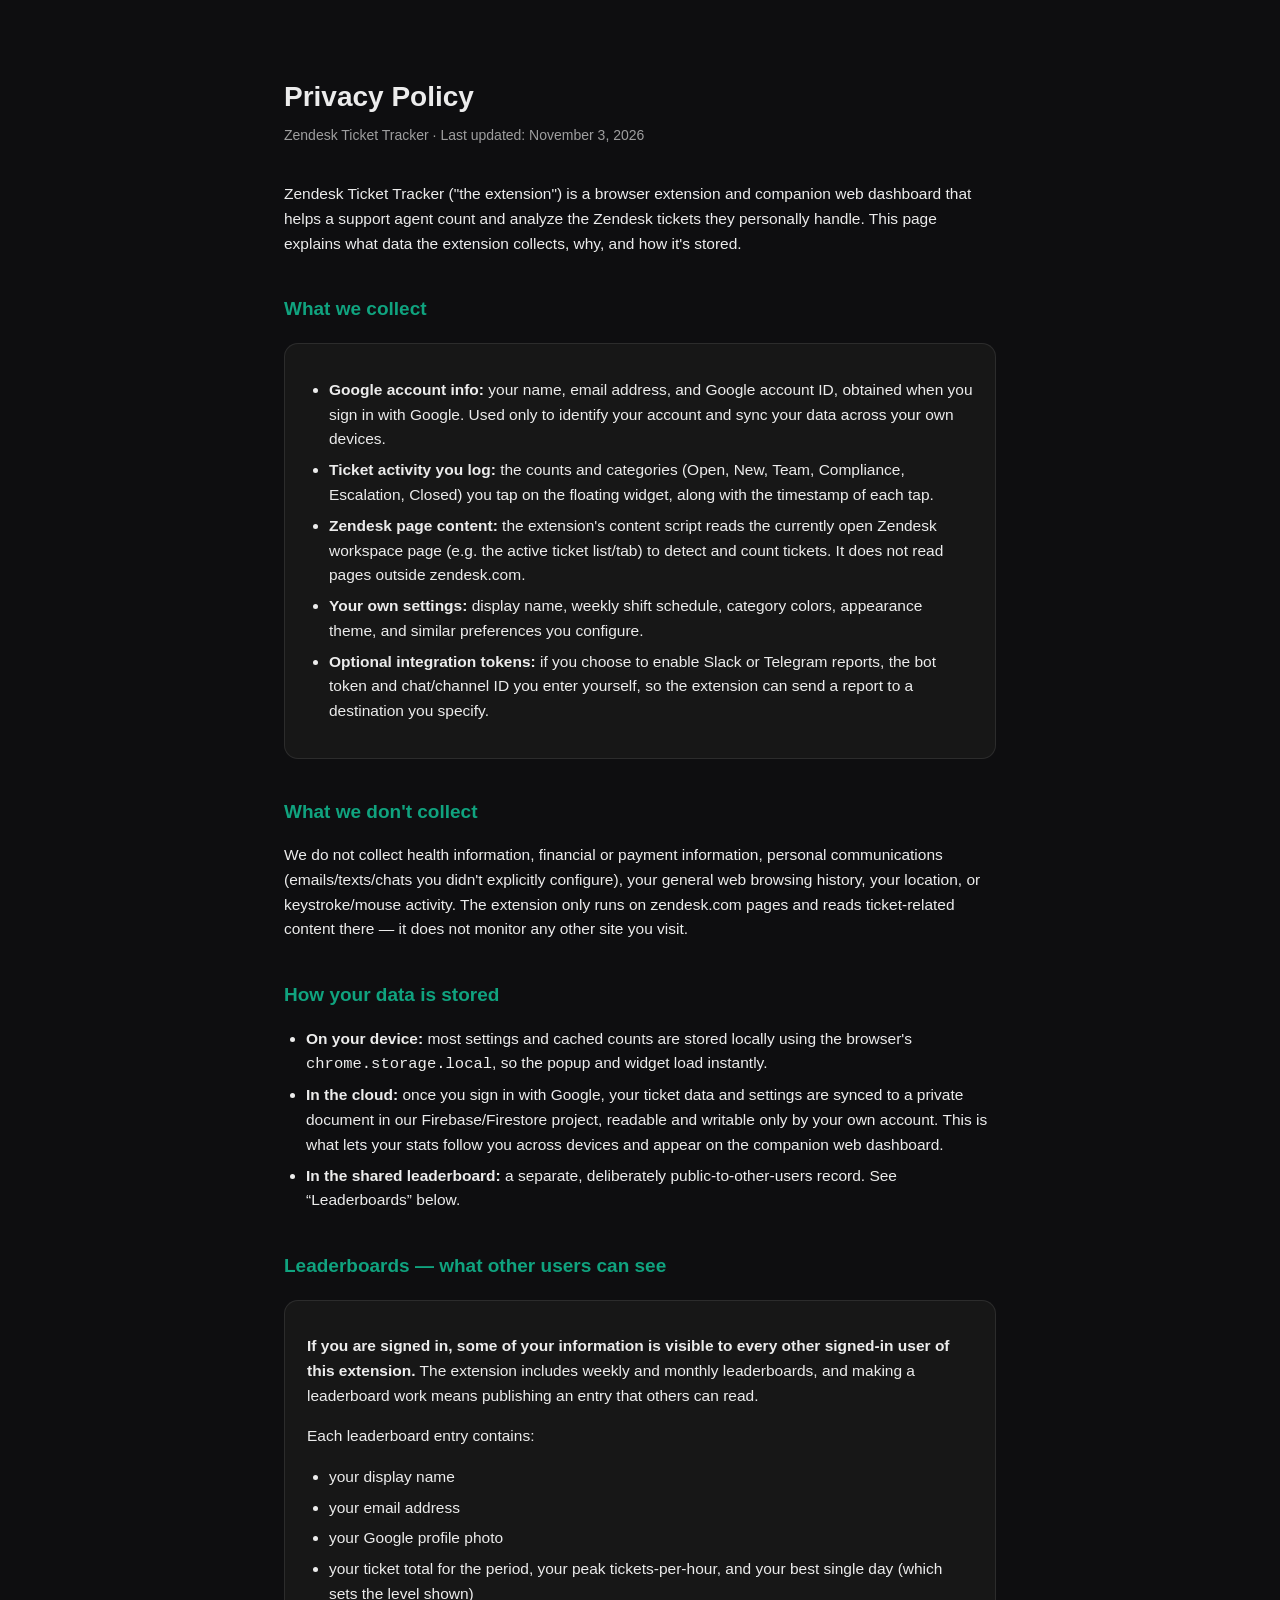
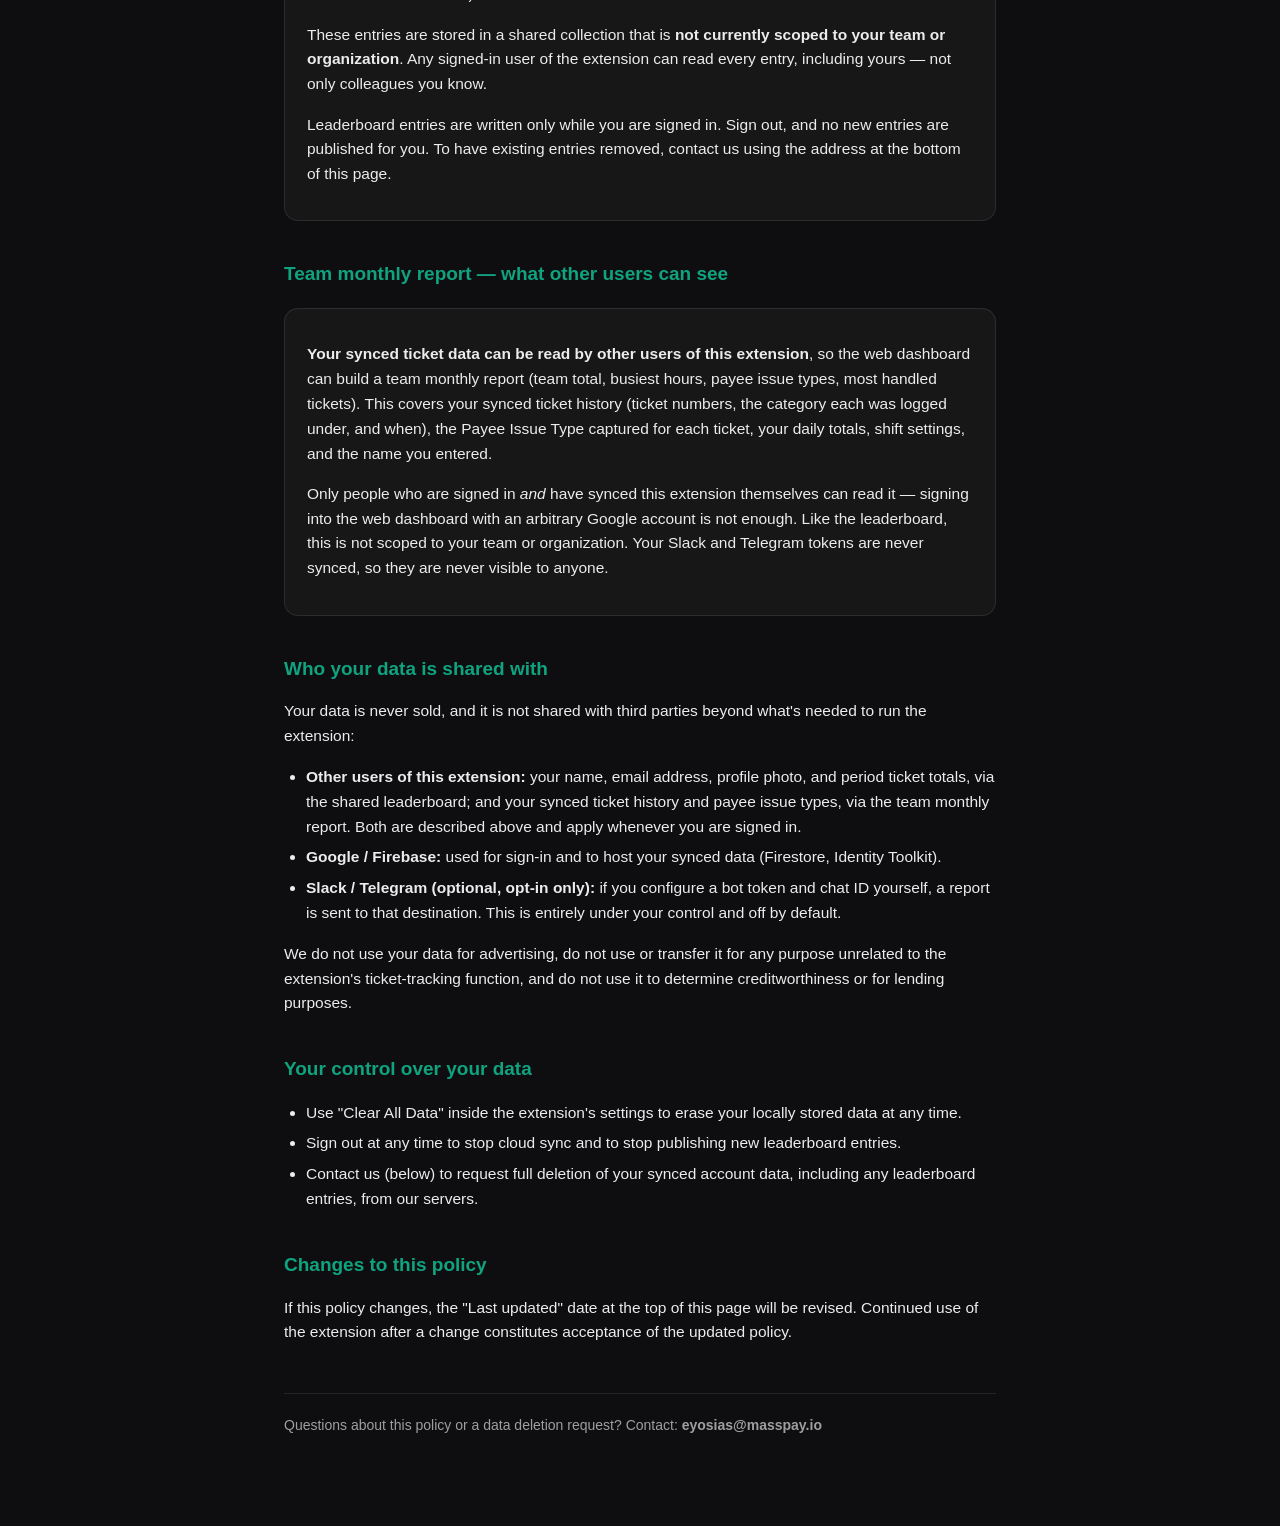
<file: web/privacy-policy.html>
<!doctype html>
<html lang="en">
<head>
  <meta charset="UTF-8" />
  <meta name="viewport" content="width=device-width, initial-scale=1.0" />
  <title>Privacy Policy — Zendesk Ticket Tracker</title>
  <style>
    :root {
      --bg-0:#0e0e10; --bg-1:#171717; --bg-2:#202123; --border:rgba(255,255,255,.09);
      --text-1:#ececec; --text-2:rgba(236,236,236,.65); --accent:#10a37f;
    }
    * { box-sizing: border-box; }
    body {
      margin: 0; background: var(--bg-0); color: var(--text-1);
      font-family: -apple-system, BlinkMacSystemFont, "Segoe UI", Inter, sans-serif;
      line-height: 1.6;
    }
    .wrap { max-width: 760px; margin: 0 auto; padding: 56px 24px 90px; }
    h1 { font-size: 28px; margin-bottom: 4px; }
    .updated { color: var(--text-2); font-size: 14px; margin-bottom: 36px; }
    h2 { font-size: 19px; margin-top: 38px; margin-bottom: 10px; color: var(--accent); }
    p, li { color: var(--text-1); font-size: 15.5px; }
    ul { padding-left: 22px; }
    li { margin-bottom: 6px; }
    a { color: var(--accent); }
    .card {
      background: var(--bg-1); border: 1px solid var(--border); border-radius: 14px;
      padding: 18px 22px; margin: 18px 0;
    }
    .contact { color: var(--text-2); font-size: 14px; margin-top: 48px; border-top: 1px solid var(--border); padding-top: 20px; }
  </style>
</head>
<body>
  <div class="wrap">
    <h1>Privacy Policy</h1>
    <div class="updated">Zendesk Ticket Tracker &middot; Last updated: November 3, 2026</div>

    <p>Zendesk Ticket Tracker ("the extension") is a browser extension and companion web dashboard that helps a support agent count and analyze the Zendesk tickets they personally handle. This page explains what data the extension collects, why, and how it's stored.</p>

    <h2>What we collect</h2>
    <div class="card">
      <ul>
        <li><strong>Google account info:</strong> your name, email address, and Google account ID, obtained when you sign in with Google. Used only to identify your account and sync your data across your own devices.</li>
        <li><strong>Ticket activity you log:</strong> the counts and categories (Open, New, Team, Compliance, Escalation, Closed) you tap on the floating widget, along with the timestamp of each tap.</li>
        <li><strong>Zendesk page content:</strong> the extension's content script reads the currently open Zendesk workspace page (e.g. the active ticket list/tab) to detect and count tickets. It does not read pages outside zendesk.com.</li>
        <li><strong>Your own settings:</strong> display name, weekly shift schedule, category colors, appearance theme, and similar preferences you configure.</li>
        <li><strong>Optional integration tokens:</strong> if you choose to enable Slack or Telegram reports, the bot token and chat/channel ID you enter yourself, so the extension can send a report to a destination you specify.</li>
      </ul>
    </div>

    <h2>What we don't collect</h2>
    <p>We do not collect health information, financial or payment information, personal communications (emails/texts/chats you didn't explicitly configure), your general web browsing history, your location, or keystroke/mouse activity. The extension only runs on zendesk.com pages and reads ticket-related content there — it does not monitor any other site you visit.</p>

    <h2>How your data is stored</h2>
    <ul>
      <li><strong>On your device:</strong> most settings and cached counts are stored locally using the browser's <code>chrome.storage.local</code>, so the popup and widget load instantly.</li>
      <li><strong>In the cloud:</strong> once you sign in with Google, your ticket data and settings are synced to a private document in our Firebase/Firestore project, readable and writable only by your own account. This is what lets your stats follow you across devices and appear on the companion web dashboard.</li>
      <li><strong>In the shared leaderboard:</strong> a separate, deliberately public-to-other-users record. See &ldquo;Leaderboards&rdquo; below.</li>
    </ul>

    <h2>Leaderboards &mdash; what other users can see</h2>
    <div class="card">
      <p><strong>If you are signed in, some of your information is visible to every other signed-in user of this extension.</strong> The extension includes weekly and monthly leaderboards, and making a leaderboard work means publishing an entry that others can read.</p>
      <p>Each leaderboard entry contains:</p>
      <ul>
        <li>your display name</li>
        <li>your email address</li>
        <li>your Google profile photo</li>
        <li>your ticket total for the period, your peak tickets-per-hour, and your best single day (which sets the level shown)</li>
      </ul>
      <p>These entries are stored in a shared collection that is <strong>not currently scoped to your team or organization</strong>. Any signed-in user of the extension can read every entry, including yours &mdash; not only colleagues you know.</p>
      <p>Leaderboard entries are written only while you are signed in. Sign out, and no new entries are published for you. To have existing entries removed, contact us using the address at the bottom of this page.</p>
    </div>

    <h2>Team monthly report &mdash; what other users can see</h2>
    <div class="card">
      <p><strong>Your synced ticket data can be read by other users of this extension</strong>, so the web dashboard can build a team monthly report (team total, busiest hours, payee issue types, most handled tickets). This covers your synced ticket history (ticket numbers, the category each was logged under, and when), the Payee Issue Type captured for each ticket, your daily totals, shift settings, and the name you entered.</p>
      <p>Only people who are signed in <em>and</em> have synced this extension themselves can read it &mdash; signing into the web dashboard with an arbitrary Google account is not enough. Like the leaderboard, this is not scoped to your team or organization. Your Slack and Telegram tokens are never synced, so they are never visible to anyone.</p>
    </div>

    <h2>Who your data is shared with</h2>
    <p>Your data is never sold, and it is not shared with third parties beyond what's needed to run the extension:</p>
    <ul>
      <li><strong>Other users of this extension:</strong> your name, email address, profile photo, and period ticket totals, via the shared leaderboard; and your synced ticket history and payee issue types, via the team monthly report. Both are described above and apply whenever you are signed in.</li>
      <li><strong>Google / Firebase:</strong> used for sign-in and to host your synced data (Firestore, Identity Toolkit).</li>
      <li><strong>Slack / Telegram (optional, opt-in only):</strong> if you configure a bot token and chat ID yourself, a report is sent to that destination. This is entirely under your control and off by default.</li>
    </ul>
    <p>We do not use your data for advertising, do not use or transfer it for any purpose unrelated to the extension's ticket-tracking function, and do not use it to determine creditworthiness or for lending purposes.</p>

    <h2>Your control over your data</h2>
    <ul>
      <li>Use "Clear All Data" inside the extension's settings to erase your locally stored data at any time.</li>
      <li>Sign out at any time to stop cloud sync and to stop publishing new leaderboard entries.</li>
      <li>Contact us (below) to request full deletion of your synced account data, including any leaderboard entries, from our servers.</li>
    </ul>

    <h2>Changes to this policy</h2>
    <p>If this policy changes, the "Last updated" date at the top of this page will be revised. Continued use of the extension after a change constitutes acceptance of the updated policy.</p>

    <div class="contact">
      Questions about this policy or a data deletion request? Contact:
      <strong>eyosias@masspay.io</strong>
    </div>
  </div>
</body>
</html>
</file>
